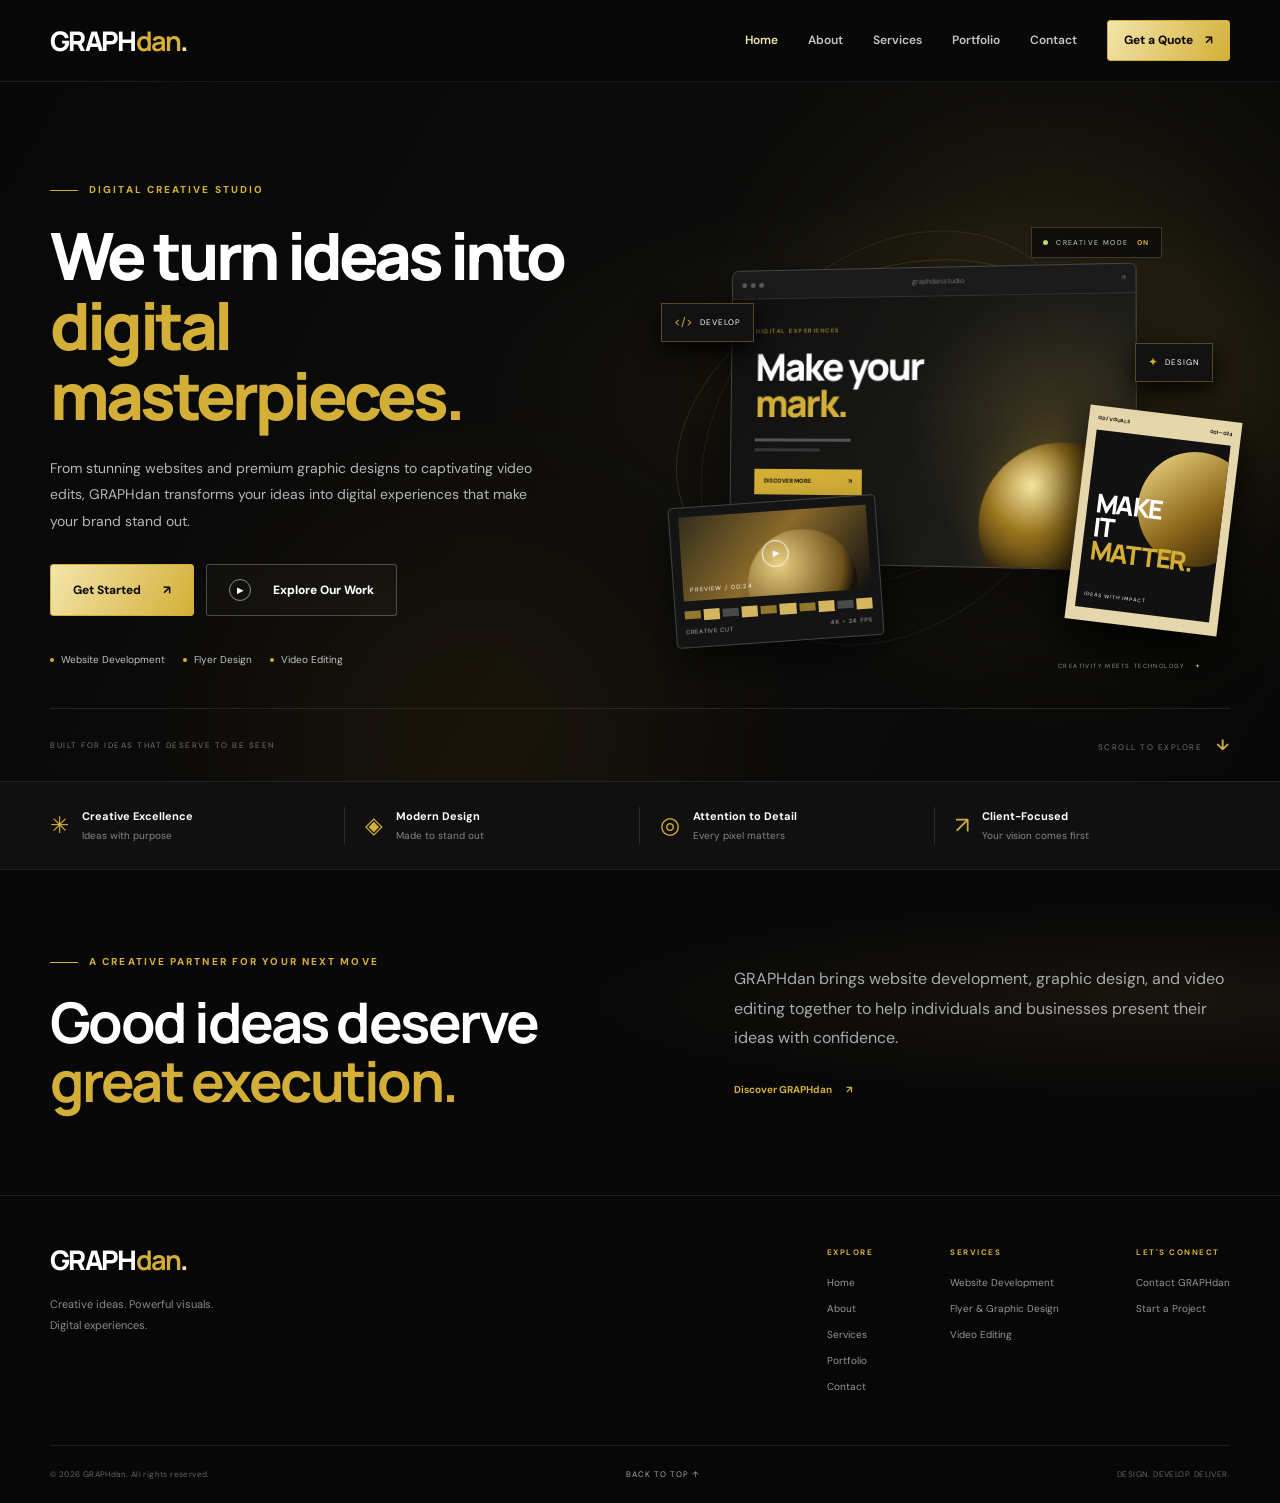
<file: index.html>
<!DOCTYPE html><html lang="en"><head><meta charset="UTF-8"><meta name="viewport" content="width=device-width, initial-scale=1.0"><meta name="description" content="GRAPHdan creates modern websites, professional graphic designs, and engaging video edits for brands and businesses."><meta name="theme-color" content="#080808"><meta property="og:title" content="GRAPHdan | Premium Digital Creative Studio"><meta property="og:description" content="GRAPHdan creates modern websites, professional graphic designs, and engaging video edits for brands and businesses."><meta property="og:type" content="website"><title>GRAPHdan | Premium Digital Creative Studio</title><link rel="icon" href="images/favicon.svg" type="image/svg+xml"><link rel="stylesheet" href="css/style.css"><script src="js/script.js" defer></script></head><body><a class="skip-link" href="#main">Skip to content</a>
<header class="site-header" id="top"><div class="container nav-wrap">
  <a class="wordmark" href="index.html" aria-label="GRAPHdan home"><span>GRAPH</span><b>dan</b><i>.</i></a>
  <button class="menu-toggle" aria-label="Open navigation menu" aria-expanded="false" aria-controls="primary-nav"><span></span><span></span><span></span></button>
  <nav class="primary-nav" id="primary-nav" aria-label="Main navigation">
        <a class="nav-link active" href="index.html" aria-current="page">Home</a>
        <a class="nav-link" href="about.html">About</a>
        <a class="nav-link" href="services.html">Services</a>
        <a class="nav-link" href="portfolio.html">Portfolio</a>
        <a class="nav-link" href="contact.html">Contact</a>
        <a class="button button-small" href="contact.html">Get a Quote <span aria-hidden="true">↗</span></a>
  </nav></div></header><main id="main"><section class="hero section-shell">
<div class="hero-glow glow-one"></div><div class="hero-glow glow-two"></div>
<div class="container hero-grid">
<div class="hero-copy reveal">
<p class="eyebrow"><span class="eyebrow-line"></span> DIGITAL CREATIVE STUDIO</p>
<h1>We turn ideas into <span>digital masterpieces.</span></h1>
<p class="hero-description">From stunning websites and premium graphic designs to captivating video edits, GRAPHdan transforms your ideas into digital experiences that make your brand stand out.</p>
<div class="hero-actions">
<a class="button" href="contact.html">Get Started <span aria-hidden="true">↗</span></a>
<a class="button button-ghost" href="portfolio.html"><span aria-hidden="true" class="play-icon">▶</span> Explore Our Work</a>
</div>
<div aria-label="Our core services" class="hero-services">
<span>Website Development</span><span>Flyer Design</span><span>Video Editing</span>
</div>
</div>
<div aria-label="Illustration of digital creative work" class="hero-art reveal">
<div class="art-orbit orbit-a"></div><div class="art-orbit orbit-b"></div>
<div class="art-label label-top"><span class="status-dot"></span> CREATIVE MODE <b>ON</b></div>
<div class="screen screen-main">
<div class="screen-top"><span class="screen-dots"><i></i><i></i><i></i></span><span>graphdan.studio</span><span>↗</span></div>
<div class="screen-content">
<div class="mini-eyebrow">DIGITAL EXPERIENCES</div>
<div class="mini-title">Make your<br/><em>mark.</em></div>
<div class="mini-line"></div><div class="mini-line short"></div>
<div class="mini-button">DISCOVER MORE <span>↗</span></div>
<div class="mini-orb"></div>
</div>
</div>
<div class="design-card">
<div class="design-card-top"><span>GD / VISUALS</span><span>001—024</span></div>
<div class="poster-art"><div class="poster-circle"></div><strong>MAKE<br/>IT <em>MATTER.</em></strong><small>IDEAS WITH IMPACT</small></div>
</div>
<div class="video-card">
<div class="video-preview"><div class="video-play">▶</div><span>PREVIEW / 00:24</span></div>
<div class="timeline"><i></i><i></i><i></i><i></i><i></i><i></i><i></i><i></i><i></i><i></i></div>
<div class="video-caption"><span>CREATIVE CUT</span><span>4K • 24 FPS</span></div>
</div>
<div class="floating-tag tag-one">✦ <span>DESIGN</span></div>
<div class="floating-tag tag-two">&lt;/&gt; <span>DEVELOP</span></div>
<div class="art-label label-bottom">CREATIVITY MEETS TECHNOLOGY <span>✦</span></div>
</div>
</div>
<div class="container hero-bottom"><span>BUILT FOR IDEAS THAT DESERVE TO BE SEEN</span><span class="scroll-note">SCROLL TO EXPLORE <b>↓</b></span></div>
</section><section class="value-strip">
<div class="container value-grid">
<div><span class="value-symbol">✳</span><span><strong>Creative Excellence</strong><small>Ideas with purpose</small></span></div>
<div><span class="value-symbol">◈</span><span><strong>Modern Design</strong><small>Made to stand out</small></span></div>
<div><span class="value-symbol">◎</span><span><strong>Attention to Detail</strong><small>Every pixel matters</small></span></div>
<div><span class="value-symbol">↗</span><span><strong>Client-Focused</strong><small>Your vision comes first</small></span></div>
</div>
</section><section class="section home-intro"><div class="container home-intro-grid"><div><p class="eyebrow"><span class="eyebrow-line"></span> A CREATIVE PARTNER FOR YOUR NEXT MOVE</p><h2>Good ideas deserve <span>great execution.</span></h2></div><div><p>GRAPHdan brings website development, graphic design, and video editing together to help individuals and businesses present their ideas with confidence.</p><a class="text-link" href="about.html">Discover GRAPHdan <span>↗</span></a></div></div></section></main><footer class="site-footer"><div class="container footer-top">
<div class="footer-brand"><a class="wordmark" href="index.html" aria-label="GRAPHdan home"><span>GRAPH</span><b>dan</b><i>.</i></a><p>Creative ideas. Powerful visuals.<br>Digital experiences.</p></div>
<div class="footer-links"><div><strong>EXPLORE</strong><a href="index.html">Home</a><a href="about.html">About</a><a href="services.html">Services</a><a href="portfolio.html">Portfolio</a><a href="contact.html">Contact</a></div><div><strong>SERVICES</strong><a href="services.html#website-development">Website Development</a><a href="services.html#graphic-design">Flyer &amp; Graphic Design</a><a href="services.html#video-editing">Video Editing</a></div><div><strong>LET'S CONNECT</strong><a href="contact.html">Contact GRAPHdan</a><a href="contact.html">Start a Project</a></div></div></div>
<div class="container footer-bottom"><span>© <span id="current-year"></span> GRAPHdan. All rights reserved.</span><a href="#top">BACK TO TOP ↑</a><span>DESIGN. DEVELOP. DELIVER.</span></div></footer></body></html>
</file>
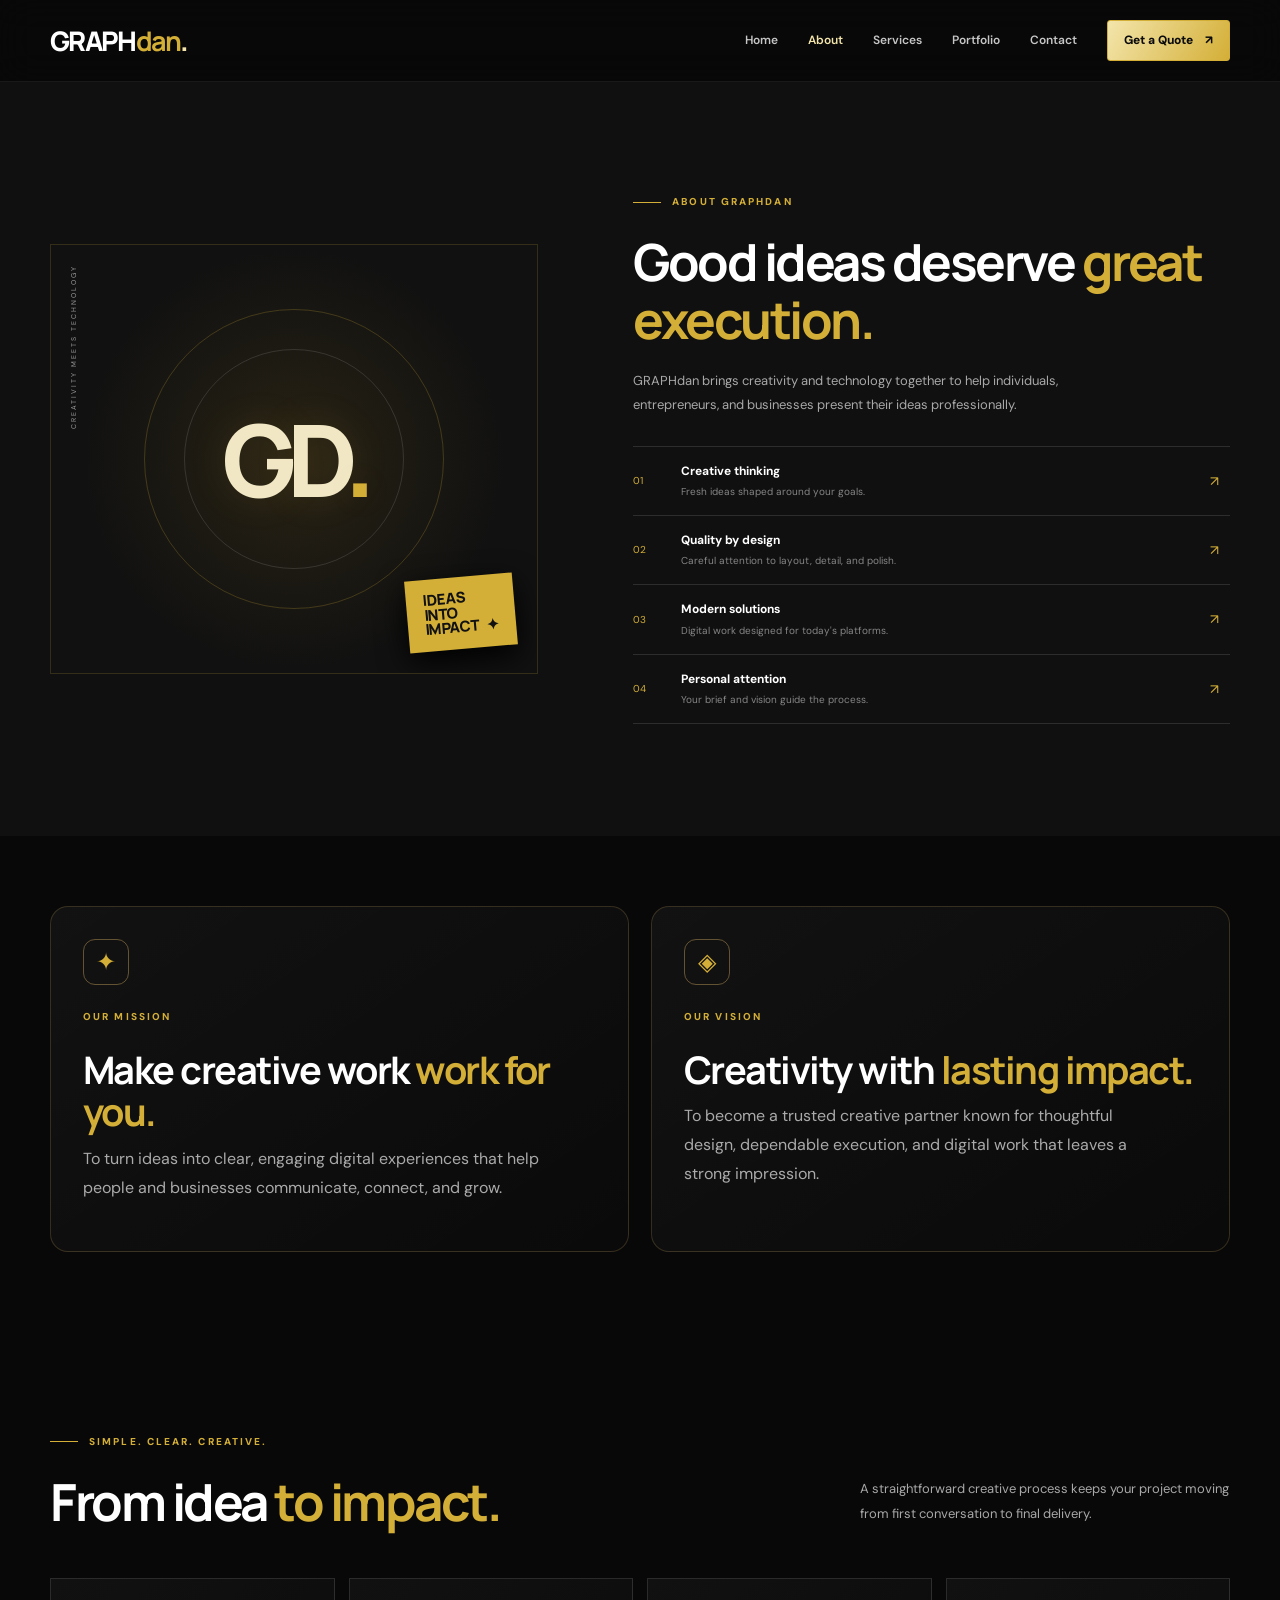
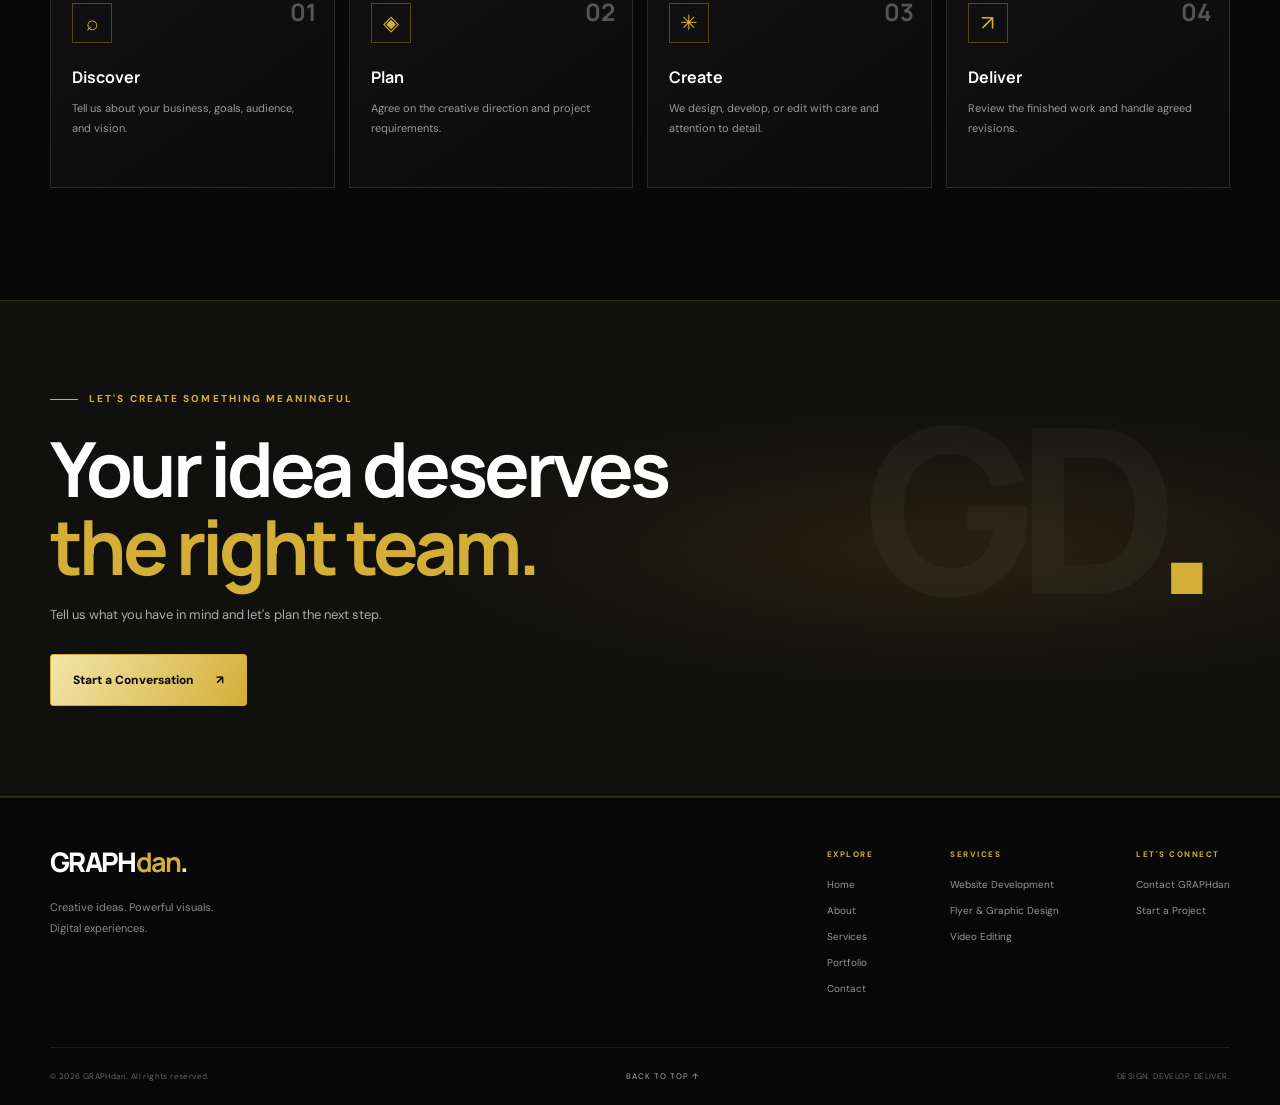
<file: about.html>
<!DOCTYPE html><html lang="en"><head><meta charset="UTF-8"><meta name="viewport" content="width=device-width, initial-scale=1.0"><meta name="description" content="Learn about GRAPHdan, our mission, vision, creative process, and commitment to high-quality digital work."><meta name="theme-color" content="#080808"><meta property="og:title" content="About GRAPHdan | Creative Thinking, Quality Execution"><meta property="og:description" content="Learn about GRAPHdan, our mission, vision, creative process, and commitment to high-quality digital work."><meta property="og:type" content="website"><title>About GRAPHdan | Creative Thinking, Quality Execution</title><link rel="icon" href="images/favicon.svg" type="image/svg+xml"><link rel="stylesheet" href="css/style.css"><link rel="stylesheet" href="css/about.css"><script src="js/script.js" defer></script></head><body><a class="skip-link" href="#main">Skip to content</a>
<header class="site-header" id="top"><div class="container nav-wrap">
  <a class="wordmark" href="index.html" aria-label="GRAPHdan home"><span>GRAPH</span><b>dan</b><i>.</i></a>
  <button class="menu-toggle" aria-label="Open navigation menu" aria-expanded="false" aria-controls="primary-nav"><span></span><span></span><span></span></button>
  <nav class="primary-nav" id="primary-nav" aria-label="Main navigation">
        <a class="nav-link" href="index.html">Home</a>
        <a class="nav-link active" href="about.html" aria-current="page">About</a>
        <a class="nav-link" href="services.html">Services</a>
        <a class="nav-link" href="portfolio.html">Portfolio</a>
        <a class="nav-link" href="contact.html">Contact</a>
        <a class="button button-small" href="contact.html">Get a Quote <span aria-hidden="true">↗</span></a>
  </nav></div></header><main id="main"><section class="why-section section" id="about-intro">
<div class="container why-grid">
<div class="why-visual reveal"><div class="why-ring ring-one"></div><div class="why-ring ring-two"></div><div class="why-monogram">GD<span>.</span></div><div class="why-side-label">CREATIVITY MEETS TECHNOLOGY</div><div class="why-stamp">IDEAS<br/>INTO<br/><em>IMPACT</em> <span>✦</span></div></div>
<div class="why-copy reveal"><p class="eyebrow"><span class="eyebrow-line"></span> ABOUT GRAPHDAN</p><h2>Good ideas deserve <span>great execution.</span></h2><p class="why-intro">GRAPHdan brings creativity and technology together to help individuals, entrepreneurs, and businesses present their ideas professionally.</p><div class="benefit-list"><div><span>01</span><p><strong>Creative thinking</strong><small>Fresh ideas shaped around your goals.</small></p><b>↗</b></div><div><span>02</span><p><strong>Quality by design</strong><small>Careful attention to layout, detail, and polish.</small></p><b>↗</b></div><div><span>03</span><p><strong>Modern solutions</strong><small>Digital work designed for today's platforms.</small></p><b>↗</b></div><div><span>04</span><p><strong>Personal attention</strong><small>Your brief and vision guide the process.</small></p><b>↗</b></div></div></div>
</div>
</section><section class="section mission-vision"><div class="container mission-grid"><article class="mission-card reveal"><span class="mission-symbol">✦</span><p class="eyebrow">OUR MISSION</p><h2>Make creative work <span>work for you.</span></h2><p>To turn ideas into clear, engaging digital experiences that help people and businesses communicate, connect, and grow.</p></article><article class="mission-card vision-card reveal"><span class="mission-symbol">◈</span><p class="eyebrow">OUR VISION</p><h2>Creativity with <span>lasting impact.</span></h2><p>To become a trusted creative partner known for thoughtful design, dependable execution, and digital work that leaves a strong impression.</p></article></div></section><section class="section process-section">
<div class="container">
<div class="section-heading reveal"><div><p class="eyebrow"><span class="eyebrow-line"></span> SIMPLE. CLEAR. CREATIVE.</p><h2>From idea <span>to impact.</span></h2></div><p>A straightforward creative process keeps your project moving from first conversation to final delivery.</p></div>
<div class="process-grid">
<article class="process-step reveal"><span class="process-number">01</span><div class="process-icon">⌕</div><h3>Discover</h3><p>Tell us about your business, goals, audience, and vision.</p></article>
<article class="process-step reveal"><span class="process-number">02</span><div class="process-icon">◈</div><h3>Plan</h3><p>Agree on the creative direction and project requirements.</p></article>
<article class="process-step reveal"><span class="process-number">03</span><div class="process-icon">✳</div><h3>Create</h3><p>We design, develop, or edit with care and attention to detail.</p></article>
<article class="process-step reveal"><span class="process-number">04</span><div class="process-icon">↗</div><h3>Deliver</h3><p>Review the finished work and handle agreed revisions.</p></article>
</div>
</div>
</section><section class="cta-section"><div class="cta-glow"></div><div class="container cta-inner reveal"><p class="eyebrow"><span class="eyebrow-line"></span> LET'S CREATE SOMETHING MEANINGFUL</p><h2>Your idea deserves<br><span>the right team.</span></h2><p>Tell us what you have in mind and let's plan the next step.</p><a class="button" href="contact.html">Start a Conversation <span>↗</span></a><div class="cta-decoration">GD<span>.</span></div></div></section></main><footer class="site-footer"><div class="container footer-top">
<div class="footer-brand"><a class="wordmark" href="index.html" aria-label="GRAPHdan home"><span>GRAPH</span><b>dan</b><i>.</i></a><p>Creative ideas. Powerful visuals.<br>Digital experiences.</p></div>
<div class="footer-links"><div><strong>EXPLORE</strong><a href="index.html">Home</a><a href="about.html">About</a><a href="services.html">Services</a><a href="portfolio.html">Portfolio</a><a href="contact.html">Contact</a></div><div><strong>SERVICES</strong><a href="services.html#website-development">Website Development</a><a href="services.html#graphic-design">Flyer &amp; Graphic Design</a><a href="services.html#video-editing">Video Editing</a></div><div><strong>LET'S CONNECT</strong><a href="contact.html">Contact GRAPHdan</a><a href="contact.html">Start a Project</a></div></div></div>
<div class="container footer-bottom"><span>© <span id="current-year"></span> GRAPHdan. All rights reserved.</span><a href="#top">BACK TO TOP ↑</a><span>DESIGN. DEVELOP. DELIVER.</span></div></footer></body></html>
</file>
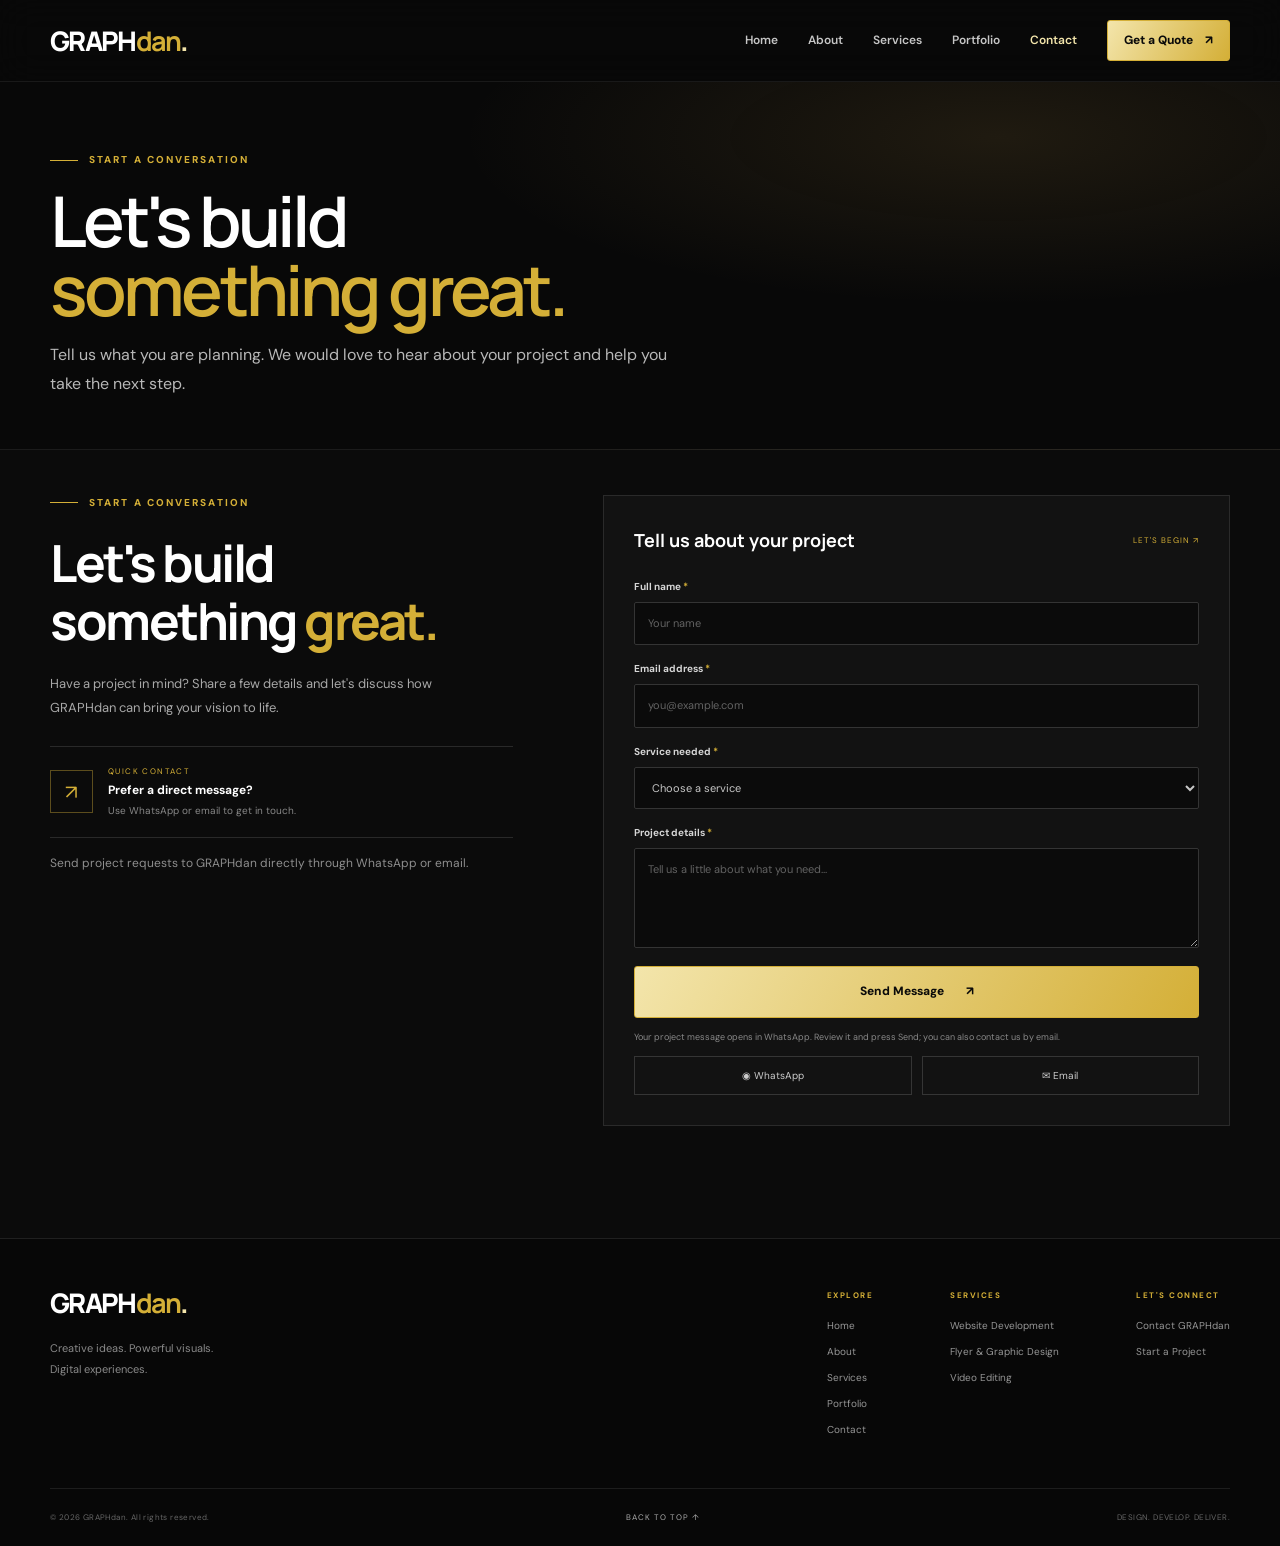
<file: contact.html>
<!DOCTYPE html><html lang="en"><head><meta charset="UTF-8"><meta name="viewport" content="width=device-width, initial-scale=1.0"><meta name="description" content="Contact GRAPHdan to discuss website development, graphic design, or video editing projects."><meta name="theme-color" content="#080808"><meta property="og:title" content="Contact GRAPHdan | Start Your Creative Project"><meta property="og:description" content="Contact GRAPHdan to discuss website development, graphic design, or video editing projects."><meta property="og:type" content="website"><title>Contact GRAPHdan | Start Your Creative Project</title><link rel="icon" href="images/favicon.svg" type="image/svg+xml"><link rel="stylesheet" href="css/style.css"><link rel="stylesheet" href="css/contact.css"><script src="js/script.js" defer></script></head><body><a class="skip-link" href="#main">Skip to content</a>
<header class="site-header" id="top"><div class="container nav-wrap">
  <a class="wordmark" href="index.html" aria-label="GRAPHdan home"><span>GRAPH</span><b>dan</b><i>.</i></a>
  <button class="menu-toggle" aria-label="Open navigation menu" aria-expanded="false" aria-controls="primary-nav"><span></span><span></span><span></span></button>
  <nav class="primary-nav" id="primary-nav" aria-label="Main navigation">
        <a class="nav-link" href="index.html">Home</a>
        <a class="nav-link" href="about.html">About</a>
        <a class="nav-link" href="services.html">Services</a>
        <a class="nav-link" href="portfolio.html">Portfolio</a>
        <a class="nav-link active" href="contact.html" aria-current="page">Contact</a>
        <a class="button button-small" href="contact.html">Get a Quote <span aria-hidden="true">↗</span></a>
  </nav></div></header><main id="main"><section class="page-intro contact-page-intro"><div class="container"><p class="eyebrow"><span class="eyebrow-line"></span> START A CONVERSATION</p><h1>Let's build<br><span>something great.</span></h1><p>Tell us what you are planning. We would love to hear about your project and help you take the next step.</p></div></section><section class="section contact-section" id="contact-details">
<div class="container contact-grid">
<div class="contact-copy reveal"><p class="eyebrow"><span class="eyebrow-line"></span> START A CONVERSATION</p><h2>Let's build<br/>something <span>great.</span></h2><p>Have a project in mind? Share a few details and let's discuss how GRAPHdan can bring your vision to life.</p><div class="contact-direct"><div class="contact-icon">↗</div><div><small>QUICK CONTACT</small><strong>Prefer a direct message?</strong><span>Use WhatsApp or email to get in touch.</span></div></div><p class="contact-config-note">Send project requests to GRAPHdan directly through WhatsApp or email.</p></div>
<div class="contact-panel reveal"><form id="project-form" novalidate="">
<div class="form-heading"><h3>Tell us about your project</h3><span>LET'S BEGIN ↗</span></div>
<div class="form-row"><label for="name">Full name <span>*</span></label><input autocomplete="name" id="name" name="name" placeholder="Your name" required="" type="text"/></div>
<div class="form-row"><label for="email">Email address <span>*</span></label><input autocomplete="email" id="email" name="email" placeholder="you@example.com" required="" type="email"/></div>
<div class="form-row"><label for="service">Service needed <span>*</span></label><select id="service" name="service" required=""><option value="">Choose a service</option><option>Website Development</option><option>Flyer &amp; Graphic Design</option><option>Video Editing</option><option>Multiple Services</option><option>Other</option></select></div>
<div class="form-row"><label for="details">Project details <span>*</span></label><textarea id="details" name="details" placeholder="Tell us a little about what you need..." required="" rows="4"></textarea></div>
<button class="button form-submit" type="submit">Send Message <span>↗</span></button>
<p aria-live="polite" class="form-message" id="form-message" role="status">Your project message opens in WhatsApp. Review it and press Send; you can also contact us by email.</p>
<div class="contact-buttons"><a class="contact-chip" href="#" id="whatsapp-link" rel="noopener noreferrer" target="_blank">◉ WhatsApp</a><a class="contact-chip" href="#" id="email-link">✉ Email</a></div>
</form></div>
</div>
</section></main><footer class="site-footer"><div class="container footer-top">
<div class="footer-brand"><a class="wordmark" href="index.html" aria-label="GRAPHdan home"><span>GRAPH</span><b>dan</b><i>.</i></a><p>Creative ideas. Powerful visuals.<br>Digital experiences.</p></div>
<div class="footer-links"><div><strong>EXPLORE</strong><a href="index.html">Home</a><a href="about.html">About</a><a href="services.html">Services</a><a href="portfolio.html">Portfolio</a><a href="contact.html">Contact</a></div><div><strong>SERVICES</strong><a href="services.html#website-development">Website Development</a><a href="services.html#graphic-design">Flyer &amp; Graphic Design</a><a href="services.html#video-editing">Video Editing</a></div><div><strong>LET'S CONNECT</strong><a href="contact.html">Contact GRAPHdan</a><a href="contact.html">Start a Project</a></div></div></div>
<div class="container footer-bottom"><span>© <span id="current-year"></span> GRAPHdan. All rights reserved.</span><a href="#top">BACK TO TOP ↑</a><span>DESIGN. DEVELOP. DELIVER.</span></div></footer></body></html>
</file>
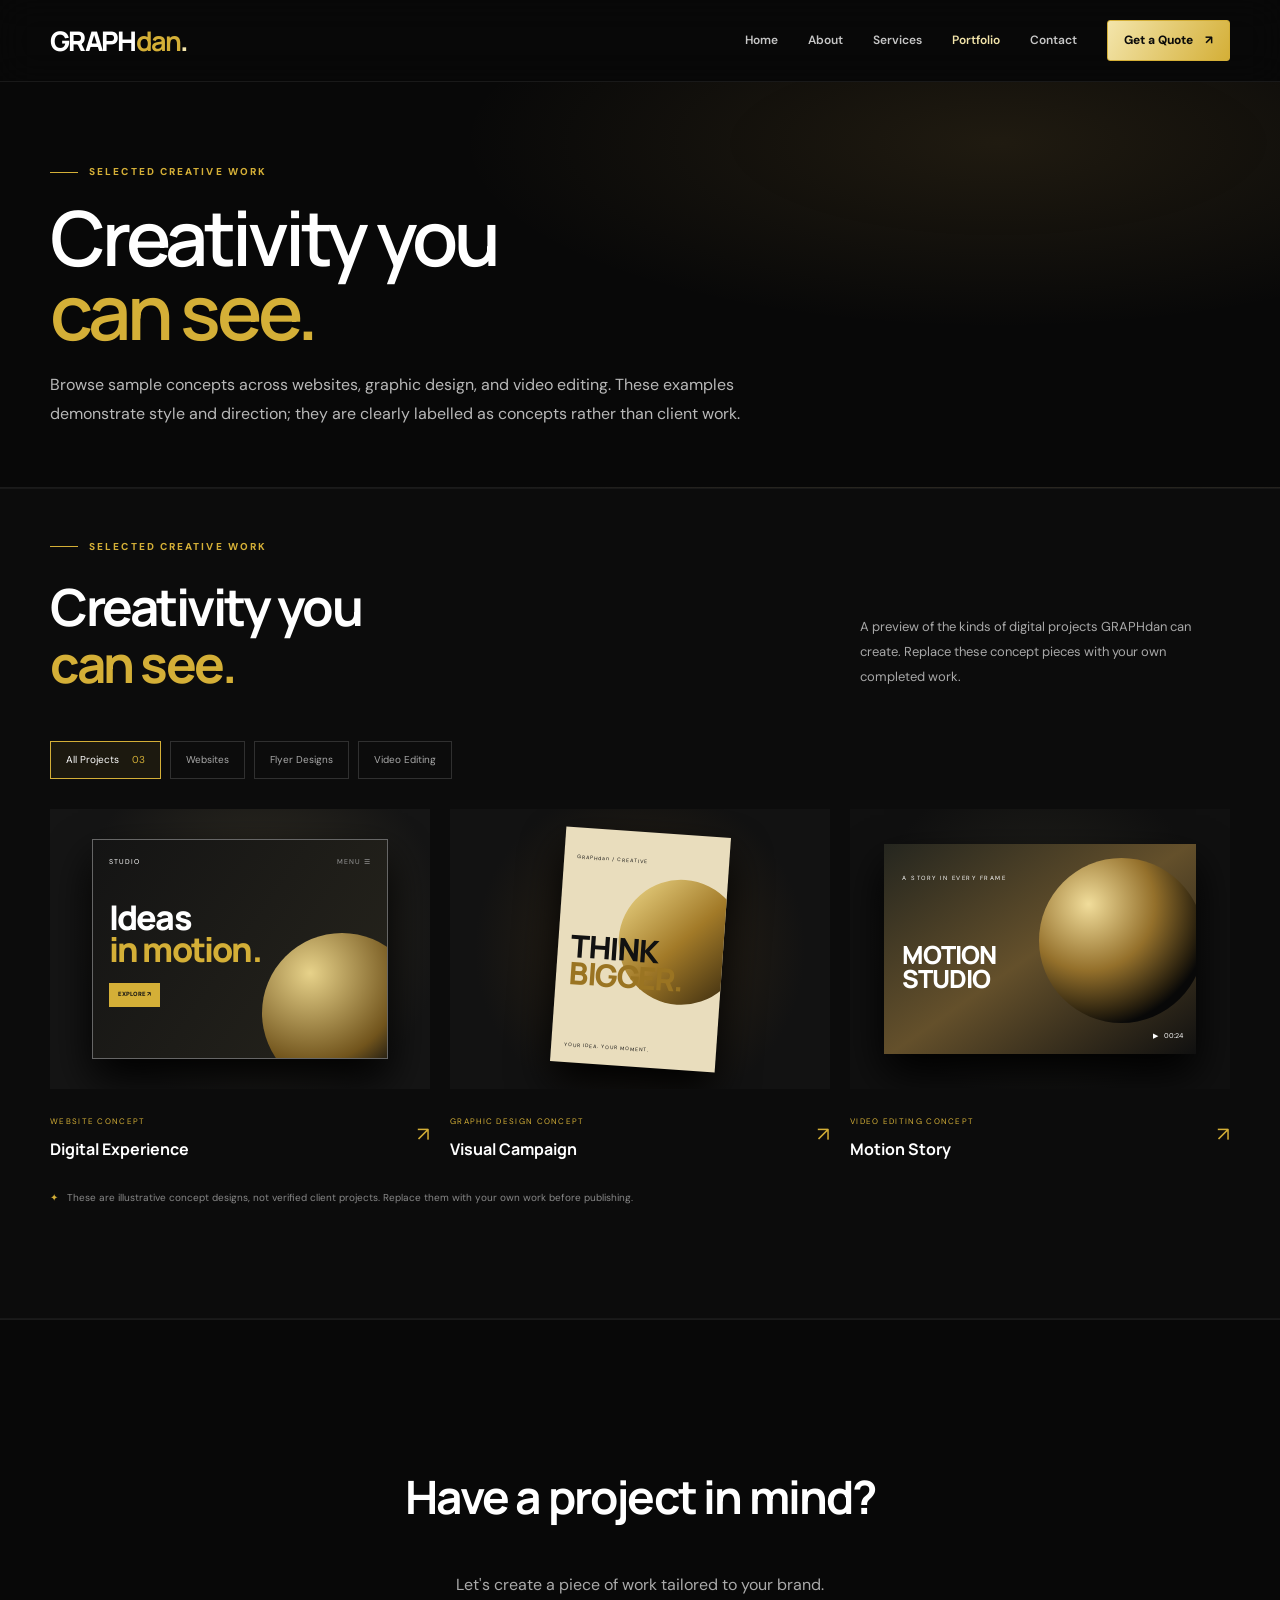
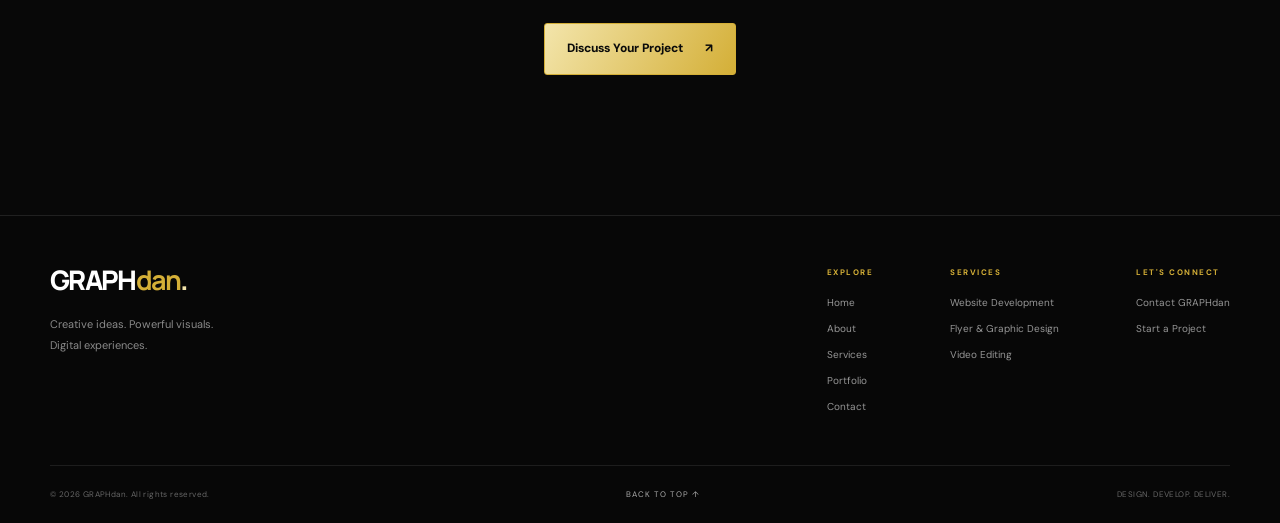
<file: portfolio.html>
<!DOCTYPE html><html lang="en"><head><meta charset="UTF-8"><meta name="viewport" content="width=device-width, initial-scale=1.0"><meta name="description" content="Explore GRAPHdan sample website concepts, graphic design concepts, and video editing concepts."><meta name="theme-color" content="#080808"><meta property="og:title" content="GRAPHdan Portfolio | Selected Creative Work"><meta property="og:description" content="Explore GRAPHdan sample website concepts, graphic design concepts, and video editing concepts."><meta property="og:type" content="website"><title>GRAPHdan Portfolio | Selected Creative Work</title><link rel="icon" href="images/favicon.svg" type="image/svg+xml"><link rel="stylesheet" href="css/style.css"><link rel="stylesheet" href="css/portfolio.css"><script src="js/script.js" defer></script></head><body><a class="skip-link" href="#main">Skip to content</a>
<header class="site-header" id="top"><div class="container nav-wrap">
  <a class="wordmark" href="index.html" aria-label="GRAPHdan home"><span>GRAPH</span><b>dan</b><i>.</i></a>
  <button class="menu-toggle" aria-label="Open navigation menu" aria-expanded="false" aria-controls="primary-nav"><span></span><span></span><span></span></button>
  <nav class="primary-nav" id="primary-nav" aria-label="Main navigation">
        <a class="nav-link" href="index.html">Home</a>
        <a class="nav-link" href="about.html">About</a>
        <a class="nav-link" href="services.html">Services</a>
        <a class="nav-link active" href="portfolio.html" aria-current="page">Portfolio</a>
        <a class="nav-link" href="contact.html">Contact</a>
        <a class="button button-small" href="contact.html">Get a Quote <span aria-hidden="true">↗</span></a>
  </nav></div></header><main id="main"><section class="page-intro"><div class="container"><p class="eyebrow"><span class="eyebrow-line"></span> SELECTED CREATIVE WORK</p><h1>Creativity you<br><span>can see.</span></h1><p>Browse sample concepts across websites, graphic design, and video editing. These examples demonstrate style and direction; they are clearly labelled as concepts rather than client work.</p></div></section><section class="section portfolio-section" id="portfolio">
<div class="container">
<div class="section-heading reveal">
<div><p class="eyebrow"><span class="eyebrow-line"></span> SELECTED CREATIVE WORK</p><h2>Creativity you<br/><span>can see.</span></h2></div>
<p>A preview of the kinds of digital projects GRAPHdan can create. Replace these concept pieces with your own completed work.</p>
</div>
<div aria-label="Filter portfolio projects" class="portfolio-toolbar reveal" role="group">
<button aria-pressed="true" class="filter-button active" data-filter="all">All Projects <span>03</span></button>
<button aria-pressed="false" class="filter-button" data-filter="web">Websites</button>
<button aria-pressed="false" class="filter-button" data-filter="design">Flyer Designs</button>
<button aria-pressed="false" class="filter-button" data-filter="video">Video Editing</button>
</div>
<div class="portfolio-grid">
<article class="portfolio-item portfolio-web reveal" data-category="web">
<button aria-label="View Digital Experience project details" class="portfolio-open" data-description="A sample website concept. Replace this card with a real project screenshot when available." data-title="Digital Experience"><div class="portfolio-image portfolio-image-web"><div class="mock-site"><div class="mock-site-nav">STUDIO <span>MENU ☰</span></div><div class="mock-site-title">Ideas<br/><em>in motion.</em></div><div class="mock-site-cta">EXPLORE ↗</div><div class="mock-site-circle"></div></div></div><span class="portfolio-zoom">↗</span></button>
<div class="portfolio-meta"><div><span>WEBSITE CONCEPT</span><h3>Digital Experience</h3></div><span class="portfolio-arrow">↗</span></div>
</article>
<article class="portfolio-item portfolio-design reveal" data-category="design">
<button aria-label="View Visual Campaign project details" class="portfolio-open" data-description="A sample graphic design concept, not a claimed client project." data-title="Visual Campaign"><div class="portfolio-image portfolio-image-design"><div class="mock-poster"><small>GRAPHdan / CREATIVE</small><div class="poster-sun"></div><strong>THINK<br/><em>BIGGER.</em></strong><span>YOUR IDEA. YOUR MOMENT.</span></div></div><span class="portfolio-zoom">↗</span></button>
<div class="portfolio-meta"><div><span>GRAPHIC DESIGN CONCEPT</span><h3>Visual Campaign</h3></div><span class="portfolio-arrow">↗</span></div>
</article>
<article class="portfolio-item portfolio-video reveal" data-category="video">
<button aria-label="View Motion Story project details" class="portfolio-open" data-description="A sample video-editing visual. Add a real video link or thumbnail for your own work." data-title="Motion Story"><div class="portfolio-image portfolio-image-video"><div class="motion-frame"><div class="motion-sphere"></div><span class="motion-kicker">A STORY IN EVERY FRAME</span><strong>MOTION<br/>STUDIO</strong><span class="motion-duration">▶   00:24</span></div></div><span class="portfolio-zoom">↗</span></button>
<div class="portfolio-meta"><div><span>VIDEO EDITING CONCEPT</span><h3>Motion Story</h3></div><span class="portfolio-arrow">↗</span></div>
</article>
</div>
<p class="portfolio-note"><span>✦</span> These are illustrative concept designs, not verified client projects. Replace them with your own work before publishing.</p>
</div>
</section><section class="portfolio-end section"><div class="container portfolio-end-inner"><h2>Have a project in mind?</h2><p>Let's create a piece of work tailored to your brand.</p><a class="button" href="contact.html">Discuss Your Project <span>↗</span></a></div></section></main><footer class="site-footer"><div class="container footer-top">
<div class="footer-brand"><a class="wordmark" href="index.html" aria-label="GRAPHdan home"><span>GRAPH</span><b>dan</b><i>.</i></a><p>Creative ideas. Powerful visuals.<br>Digital experiences.</p></div>
<div class="footer-links"><div><strong>EXPLORE</strong><a href="index.html">Home</a><a href="about.html">About</a><a href="services.html">Services</a><a href="portfolio.html">Portfolio</a><a href="contact.html">Contact</a></div><div><strong>SERVICES</strong><a href="services.html#website-development">Website Development</a><a href="services.html#graphic-design">Flyer &amp; Graphic Design</a><a href="services.html#video-editing">Video Editing</a></div><div><strong>LET'S CONNECT</strong><a href="contact.html">Contact GRAPHdan</a><a href="contact.html">Start a Project</a></div></div></div>
<div class="container footer-bottom"><span>© <span id="current-year"></span> GRAPHdan. All rights reserved.</span><a href="#top">BACK TO TOP ↑</a><span>DESIGN. DEVELOP. DELIVER.</span></div></footer><dialog aria-labelledby="dialog-title" class="project-dialog" id="project-dialog">
<button aria-label="Close project details" class="dialog-close">×</button>
<p class="eyebrow"><span class="eyebrow-line"></span> PROJECT PREVIEW</p>
<h2 id="dialog-title">Project title</h2><p id="dialog-description"></p><a class="button dialog-contact" href="contact.html">Discuss a similar project <span>↗</span></a>
</dialog></body></html>
</file>
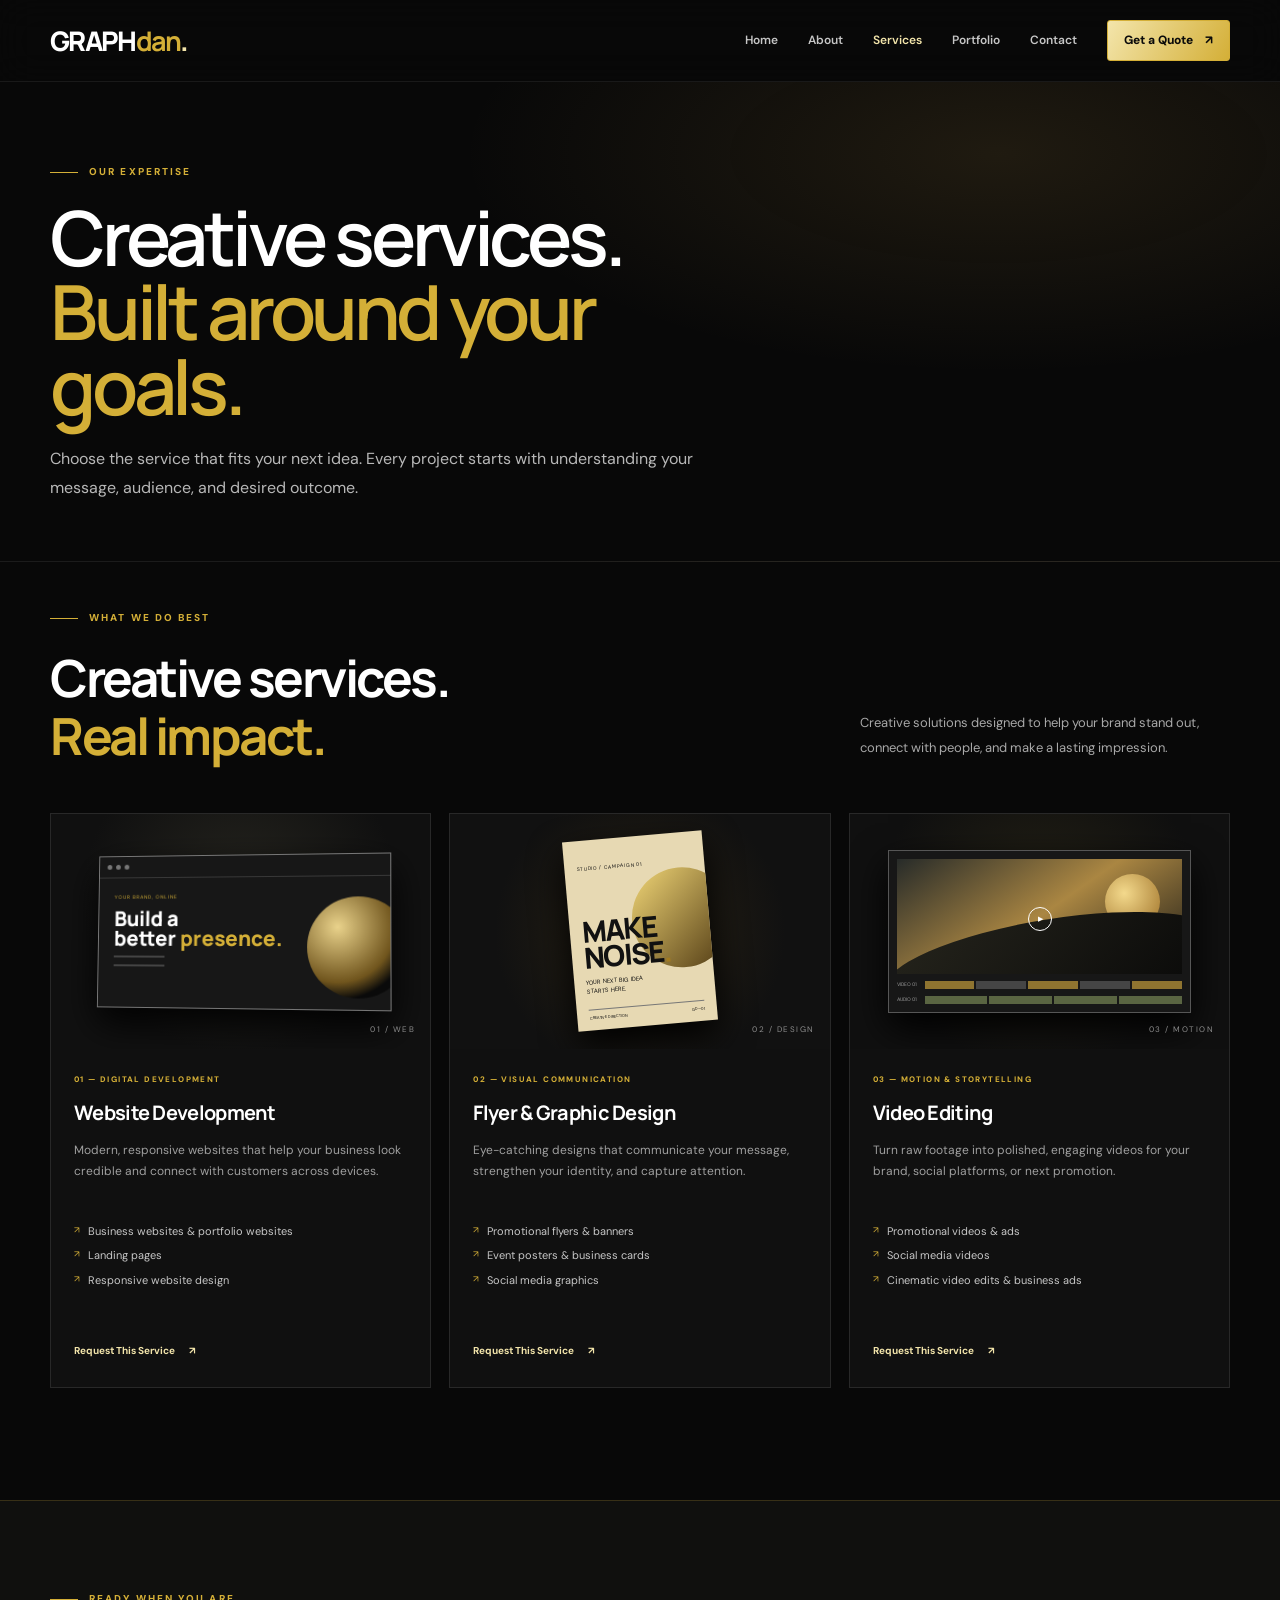
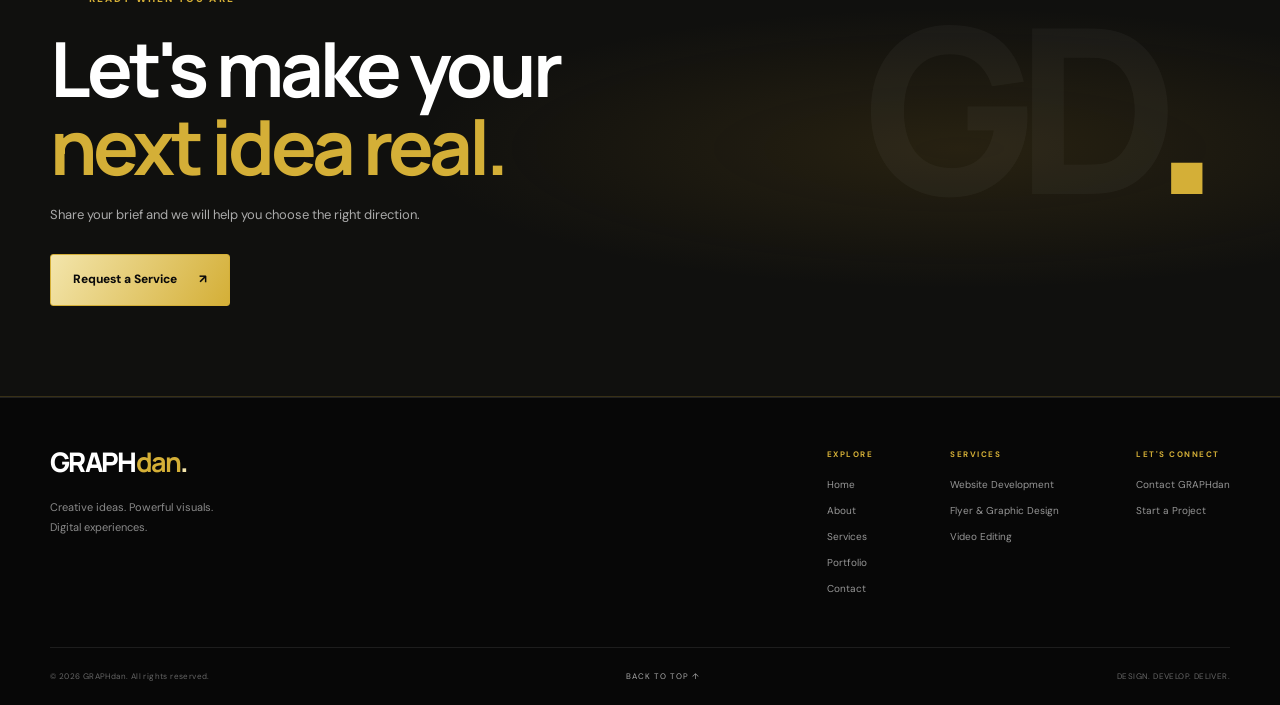
<file: services.html>
<!DOCTYPE html>
<html lang="en"><head><meta charset="utf-8"/><meta content="width=device-width, initial-scale=1.0" name="viewport"/><meta content="Explore GRAPHdan website development, flyer and graphic design, and video editing services." name="description"/><meta content="#080808" name="theme-color"/><meta content="GRAPHdan Services | Websites, Graphic Design &amp; Video Editing" property="og:title"/><meta content="Explore GRAPHdan website development, flyer and graphic design, and video editing services." property="og:description"/><meta content="website" property="og:type"/><title>GRAPHdan Services | Websites, Graphic Design &amp; Video Editing</title><link href="images/favicon.svg" rel="icon" type="image/svg+xml"/><link href="css/style.css" rel="stylesheet"/><link href="css/services.css" rel="stylesheet"/><script defer="" src="js/script.js"></script></head><body><a class="skip-link" href="#main">Skip to content</a>
<header class="site-header" id="top"><div class="container nav-wrap">
<a aria-label="GRAPHdan home" class="wordmark" href="index.html"><span>GRAPH</span><b>dan</b><i>.</i></a>
<button aria-controls="primary-nav" aria-expanded="false" aria-label="Open navigation menu" class="menu-toggle"><span></span><span></span><span></span></button>
<nav aria-label="Main navigation" class="primary-nav" id="primary-nav">
<a class="nav-link" href="index.html">Home</a>
<a class="nav-link" href="about.html">About</a>
<a aria-current="page" class="nav-link active" href="services.html">Services</a>
<a class="nav-link" href="portfolio.html">Portfolio</a>
<a class="nav-link" href="contact.html">Contact</a>
<a class="button button-small" href="contact.html">Get a Quote <span aria-hidden="true">↗</span></a>
</nav></div></header><main id="main"><section class="page-intro"><div class="container"><p class="eyebrow"><span class="eyebrow-line"></span> OUR EXPERTISE</p><h1>Creative services.<br/><span>Built around your goals.</span></h1><p>Choose the service that fits your next idea. Every project starts with understanding your message, audience, and desired outcome.</p></div></section><section class="section section-services" id="services">
<div class="container">
<div class="section-heading reveal">
<div><p class="eyebrow"><span class="eyebrow-line"></span> WHAT WE DO BEST</p><h2>Creative services.<br><span>Real impact.</span></br></h2></div>
<p>Creative solutions designed to help your brand stand out, connect with people, and make a lasting impression.</p>
</div>
<div class="service-grid">
<article class="service-card reveal" id="website-development">
<div class="service-visual website-visual"><div class="visual-browser"><div class="browser-bar"><i></i><i></i><i></i></div><div class="browser-body"><div class="browser-copy"><small>YOUR BRAND, ONLINE</small><b>Build a<br/>better <em>presence.</em></b><span></span><span></span></div><div class="browser-shape"></div></div></div><span class="visual-index">01 / WEB</span></div>
<div class="service-content"><p class="service-number">01 — DIGITAL DEVELOPMENT</p><h3>Website Development</h3><p>Modern, responsive websites that help your business look credible and connect with customers across devices.</p><ul><li>Business websites &amp; portfolio websites</li><li>Landing pages</li><li>Responsive website design</li></ul><a class="text-link" data-service="Website Development" href="contact.html?service=Website%20Development">Request This Service <span>↗</span></a></div>
</article>
<article class="service-card reveal" id="graphic-design">
<div class="service-visual flyer-visual"><div class="flyer-sheet"><small>STUDIO / CAMPAIGN 01</small><div class="flyer-shape"></div><strong>MAKE<br/>NOISE<span>.</span></strong><p>YOUR NEXT BIG IDEA<br/>STARTS HERE.</p><div class="flyer-foot"><span>CREATIVE DIRECTION</span><span>GD—01</span></div></div><span class="visual-index">02 / DESIGN</span></div>
<div class="service-content"><p class="service-number">02 — VISUAL COMMUNICATION</p><h3>Flyer &amp; Graphic Design</h3><p>Eye-catching designs that communicate your message, strengthen your identity, and capture attention.</p><ul><li>Promotional flyers &amp; banners</li><li>Event posters &amp; business cards</li><li>Social media graphics</li></ul><a class="text-link" data-service="Flyer &amp; Graphic Design" href="contact.html?service=Flyer%20%26%20Graphic%20Design">Request This Service <span>↗</span></a></div>
</article>
<article class="service-card reveal" id="video-editing">
<div class="service-visual video-visual"><div class="editing-window"><div class="editing-preview"><div class="preview-sun"></div><div class="preview-hills"></div><div class="preview-play">▶</div></div><div class="editing-track"><span>VIDEO 01</span><div><i></i><i></i><i></i><i></i><i></i></div></div><div class="editing-track second"><span>AUDIO 01</span><div><i></i><i></i><i></i><i></i></div></div></div><span class="visual-index">03 / MOTION</span></div>
<div class="service-content"><p class="service-number">03 — MOTION &amp; STORYTELLING</p><h3>Video Editing</h3><p>Turn raw footage into polished, engaging videos for your brand, social platforms, or next promotion.</p><ul><li>Promotional videos &amp; ads</li><li>Social media videos</li><li>Cinematic video edits &amp; business ads</li></ul><a class="text-link" data-service="Video Editing" href="contact.html?service=Video%20Editing">Request This Service <span>↗</span></a></div>
</article>
</div>
</div>
</section><section class="cta-section"><div class="cta-glow"></div><div class="container cta-inner reveal"><p class="eyebrow"><span class="eyebrow-line"></span> READY WHEN YOU ARE</p><h2>Let's make your<br/><span>next idea real.</span></h2><p>Share your brief and we will help you choose the right direction.</p><a class="button" href="contact.html">Request a Service <span>↗</span></a><div class="cta-decoration">GD<span>.</span></div></div></section></main><footer class="site-footer"><div class="container footer-top">
<div class="footer-brand"><a aria-label="GRAPHdan home" class="wordmark" href="index.html"><span>GRAPH</span><b>dan</b><i>.</i></a><p>Creative ideas. Powerful visuals.<br/>Digital experiences.</p></div>
<div class="footer-links"><div><strong>EXPLORE</strong><a href="index.html">Home</a><a href="about.html">About</a><a href="services.html">Services</a><a href="portfolio.html">Portfolio</a><a href="contact.html">Contact</a></div><div><strong>SERVICES</strong><a href="services.html#website-development">Website Development</a><a href="services.html#graphic-design">Flyer &amp; Graphic Design</a><a href="services.html#video-editing">Video Editing</a></div><div><strong>LET'S CONNECT</strong><a href="contact.html">Contact GRAPHdan</a><a href="contact.html">Start a Project</a></div></div></div>
<div class="container footer-bottom"><span>© <span id="current-year"></span> GRAPHdan. All rights reserved.</span><a href="#top">BACK TO TOP ↑</a><span>DESIGN. DEVELOP. DELIVER.</span></div></footer></body></html>
</file>
<file: css/style.css>
@import url('https://fonts.googleapis.com/css2?family=DM+Sans:wght@400;500;600;700&family=Manrope:wght@400;500;600;700;800&display=swap');

:root {
  --black: #080808;
  --panel: #111111;
  --panel-2: #171717;
  --gold: #d4af37;
  --gold-light: #f3e5ab;
  --white: #ffffff;
  --muted: #a8a8a8;
  --line: rgba(255,255,255,.12);
  --font-body: 'DM Sans', Arial, sans-serif;
  --font-heading: 'Manrope', Arial, sans-serif;
  --container: 1180px;
}
* { box-sizing: border-box; }
html { scroll-behavior: smooth; scroll-padding-top: 90px; }
body { margin: 0; background: var(--black); color: var(--white); font-family: var(--font-body); line-height: 1.6; -webkit-font-smoothing: antialiased; }
body.menu-open { overflow: hidden; }
a { color: inherit; text-decoration: none; }
button, input, select, textarea { font: inherit; }
button, a { -webkit-tap-highlight-color: transparent; }
button { color: inherit; }
img { max-width: 100%; display: block; }
::selection { color: #080808; background: var(--gold-light); }
.container { width: min(var(--container), calc(100% - 48px)); margin-inline: auto; }
.skip-link { position: absolute; top: -50px; left: 20px; z-index: 1000; background: var(--gold); color: #080808; padding: 10px 15px; }
.skip-link:focus { top: 10px; }
.site-header { height: 82px; position: sticky; top: 0; z-index: 100; background: rgba(8,8,8,.88); backdrop-filter: blur(18px); border-bottom: 1px solid rgba(255,255,255,.07); }
.nav-wrap { height: 100%; display: flex; align-items: center; justify-content: space-between; }
.wordmark { display: inline-flex; align-items: baseline; font-family: var(--font-heading); font-size: 27px; font-weight: 800; letter-spacing: -1.7px; line-height: 1; }
.wordmark span { color: var(--white); }.wordmark b { color: var(--gold); }.wordmark i { color: var(--gold-light); font-style: normal; }
.primary-nav { display: flex; align-items: center; gap: 30px; }
.nav-link { color: #c6c6c6; font-size: 12px; font-weight: 600; transition: color .2s ease; }
.nav-link:hover, .nav-link.active { color: var(--gold-light); }
.button { display: inline-flex; align-items: center; justify-content: center; gap: 22px; min-height: 52px; padding: 0 22px; border: 1px solid var(--gold); border-radius: 3px; color: #0a0a0a; background: linear-gradient(120deg, var(--gold-light), var(--gold)); font-size: 12px; font-weight: 800; transition: transform .25s ease, box-shadow .25s ease, background .25s ease; cursor: pointer; }
.button:hover { transform: translateY(-2px); box-shadow: 0 10px 32px rgba(212,175,55,.18); }
.button-small { min-height: 41px; padding: 0 16px; gap: 12px; }
.button-ghost { color: var(--white); background: rgba(255,255,255,.025); border-color: rgba(255,255,255,.24); }
.button-ghost:hover { border-color: var(--gold); background: rgba(212,175,55,.06); }
.menu-toggle { display: none; }
.section-shell { position: relative; overflow: hidden; }
.hero { min-height: 690px; padding: 88px 0 24px; background: radial-gradient(ellipse at 75% 44%, rgba(133,102,28,.12), transparent 36%), linear-gradient(120deg,#080808 0%,#0c0c0b 52%,#080808 100%); }
.hero-grid { position: relative; z-index: 1; display: grid; grid-template-columns: 1.02fr 1fr; align-items: center; gap: 30px; min-height: 510px; }
.hero-copy { padding: 12px 0 28px; }
.eyebrow { display: flex; align-items: center; gap: 11px; color: var(--gold); font-size: 10px; font-weight: 800; letter-spacing: 2.1px; margin: 0 0 23px; }
.eyebrow-line { display: inline-block; width: 28px; height: 1px; background: var(--gold); }
h1, h2, h3, p { margin-top: 0; }
h1, h2, h3 { font-family: var(--font-heading); }
h1 { max-width: 640px; font-size: clamp(42px,5.1vw,70px); line-height: 1.07; letter-spacing: -3.8px; margin: 0 0 24px; font-weight: 800; }
h1 span, h2 span { color: var(--gold); }
.hero-description { max-width: 500px; color: #b6b6b6; font-size: 14px; line-height: 1.9; margin-bottom: 30px; }
.hero-actions { display: flex; flex-wrap: wrap; gap: 12px; }
.play-icon { display: inline-grid; place-items: center; width: 22px; height: 22px; border: 1px solid rgba(255,255,255,.5); border-radius: 50%; font-size: 8px; }
.hero-services { display: flex; flex-wrap: wrap; gap: 18px; margin-top: 36px; color: #c4c4c4; font-size: 10px; }
.hero-services span { display: flex; align-items: center; gap: 7px; }
.hero-services span::before { content: ''; width: 4px; height: 4px; background: var(--gold); border-radius: 50%; }
.hero-art { position: relative; min-height: 480px; isolation: isolate; }
.hero-glow { position: absolute; width: 440px; height: 440px; border-radius: 50%; filter: blur(95px); opacity: .12; pointer-events: none; }
.glow-one { top: 10%; right: 0; background: #d4af37; }.glow-two { bottom: -25%; left: 20%; background: #a06e16; opacity: .08; }
.art-orbit { position: absolute; border: 1px solid rgba(212,175,55,.17); border-radius: 50%; transform: rotate(-24deg); }
.orbit-a { width: 440px; height: 300px; top: 80px; left: 5px; }.orbit-b { width: 350px; height: 450px; top: 20px; left: 60px; transform: rotate(38deg); border-color: rgba(255,255,255,.08); }
.screen { position: absolute; border: 1px solid rgba(255,255,255,.22); border-radius: 7px; background: #121212; box-shadow: 0 30px 70px rgba(0,0,0,.6); overflow: hidden; }
.screen-main { width: 72%; height: 300px; top: 73px; left: 11%; transform: perspective(1000px) rotateY(-8deg) rotateX(2deg); z-index: 2; }
.screen-top { height: 29px; display: flex; align-items: center; justify-content: space-between; gap: 12px; padding: 0 10px; background: #1a1a1a; border-bottom: 1px solid #303030; color: #777; font-size: 7px; }
.screen-dots { display: flex; gap: 4px; }.screen-dots i { width: 5px; height: 5px; border-radius: 50%; background: #5a5a5a; }
.screen-content { height: calc(100% - 29px); position: relative; overflow: hidden; padding: 29px 25px; background: radial-gradient(circle at 80% 50%,rgba(212,175,55,.19),transparent 40%),linear-gradient(120deg,#101010,#20201d); }
.mini-eyebrow { color: var(--gold); font-size: 6px; letter-spacing: 1.5px; }
.mini-title { position: relative; z-index: 1; margin-top: 12px; font-family: var(--font-heading); font-weight: 800; font-size: clamp(28px,3vw,43px); line-height: .97; letter-spacing: -2px; }
.mini-title em { color: var(--gold); font-style: normal; }
.mini-line { width: 100px; height: 3px; background: #555; margin-top: 18px; }.mini-line.short { width: 68px; margin-top: 7px; background: #353535; }
.mini-button { position: relative; z-index: 2; margin-top: 18px; padding: 8px 10px; display: flex; justify-content: space-between; width: 112px; color: #111; background: var(--gold); font-size: 6px; font-weight: 800; }
.mini-orb { position: absolute; right: -12px; bottom: -42px; width: 165px; height: 165px; border-radius: 50%; background: radial-gradient(circle at 32% 26%,#f5e5a0,#9c761f 28%,#30250c 63%,#090909 72%); box-shadow: inset -20px -18px 35px #050505,0 0 35px rgba(212,175,55,.17); }
.design-card { position: absolute; width: 153px; height: 215px; top: 220px; right: 0; z-index: 4; padding: 9px; background: #e5d6ac; color: #111; box-shadow: 0 20px 45px #000; transform: rotate(7deg); }
.design-card-top { display: flex; justify-content: space-between; font-size: 5px; font-weight: 800; }
.poster-art { height: 178px; position: relative; margin-top: 7px; padding: 16px 8px; overflow: hidden; background: #111; color: white; }
.poster-circle { position: absolute; width: 115px; height: 115px; border-radius: 50%; top: 10px; right: -30px; background: linear-gradient(140deg,#f6df8e,#8b6519 55%,#211808); }
.poster-art strong { position: relative; display: block; margin-top: 45px; font: 800 26px/.92 var(--font-heading); letter-spacing: -1.4px; }.poster-art em { color: var(--gold); font-style: normal; }.poster-art small { position: absolute; bottom: 9px; left: 8px; font-size: 5px; letter-spacing: 1px; }
.video-card { position: absolute; z-index: 5; bottom: 32px; left: 2%; width: 208px; padding: 9px; background: rgba(20,20,20,.96); border: 1px solid rgba(255,255,255,.2); border-radius: 5px; box-shadow: 0 18px 38px rgba(0,0,0,.6); transform: rotate(-4deg); }
.video-preview { position: relative; height: 84px; display: flex; align-items: center; justify-content: center; overflow: hidden; background: linear-gradient(130deg,#332e1d,#8b6a2a 47%,#101010); }
.video-preview::before { content: ''; position: absolute; width: 110px; height: 110px; border-radius: 50%; right: 13px; top: 20px; background: radial-gradient(circle at 30% 30%,#e8cf80,#6e511b 58%,#17120a 70%); }
.video-play { position: relative; z-index: 1; display: grid; place-items: center; width: 27px; height: 27px; border: 1px solid #fff; border-radius: 50%; font-size: 9px; padding-left: 2px; }
.video-preview span { position: absolute; left: 7px; bottom: 5px; font-size: 6px; letter-spacing: 1px; }
.timeline { display: flex; gap: 3px; height: 14px; align-items: center; margin-top: 7px; }.timeline i { display: block; height: 8px; flex: 1; background: #92772f; }.timeline i:nth-child(3n) { background: #494949; }.timeline i:nth-child(2n) { height: 11px; background: #d3b65e; }
.video-caption { display: flex; justify-content: space-between; margin-top: 6px; color: #b8b8b8; font-size: 6px; letter-spacing: .7px; }
.art-label { position: absolute; z-index: 6; color: #d2d2d2; font-size: 7px; letter-spacing: 1.4px; }.label-top { top: 34px; right: 12%; padding: 9px 11px; border: 1px solid rgba(255,255,255,.18); background: rgba(10,10,10,.75); }.label-top b { color: var(--gold); margin-left: 5px; }.status-dot { display: inline-block; width: 5px; height: 5px; background: #b9db6e; border-radius: 50%; margin-right: 5px; }.label-bottom { right: 5%; bottom: 2px; color: #8d8d8d; font-size: 6px; }.label-bottom span { color: var(--gold); margin-left: 7px; }
.floating-tag { position: absolute; z-index: 7; display: flex; gap: 7px; align-items: center; padding: 9px 12px; border: 1px solid rgba(212,175,55,.35); background: #121212; color: var(--gold); box-shadow: 0 8px 24px #000; font-size: 12px; }.floating-tag span { color: white; font-size: 8px; letter-spacing: 1px; }.tag-one { right: 3%; top: 150px; }.tag-two { left: 0; top: 110px; }
.hero-bottom { display: flex; justify-content: space-between; align-items: center; padding-top: 24px; margin-top: 12px; border-top: 1px solid rgba(255,255,255,.1); color: #737373; font-size: 8px; letter-spacing: 1.5px; }.scroll-note b { color: var(--gold); font-size: 15px; margin-left: 10px; }
.value-strip { background: #101010; border-block: 1px solid rgba(255,255,255,.07); }
.value-grid { display: grid; grid-template-columns: repeat(4,1fr); padding-block: 25px; }
.value-grid > div { display: flex; align-items: center; gap: 13px; padding: 0 20px; border-right: 1px solid var(--line); }.value-grid > div:first-child { padding-left: 0; }.value-grid > div:last-child { border: 0; }
.value-symbol { color: var(--gold); font-size: 23px; }.value-grid strong,.value-grid small { display: block; }.value-grid strong { font-size: 11px; font-weight: 700; }.value-grid small { color: #858585; font-size: 10px; margin-top: 2px; }
.section { padding: 112px 0; }
.section-heading { display: flex; justify-content: space-between; align-items: end; gap: 40px; margin-bottom: 48px; }
.section-heading h2, .why-copy h2, .contact-copy h2 { font-size: clamp(36px,4vw,54px); line-height: 1.13; letter-spacing: -2.5px; margin: 0; }
.section-heading > p { max-width: 370px; color: var(--muted); font-size: 13px; line-height: 1.9; margin: 0 0 4px; }
.service-grid { display: grid; grid-template-columns: repeat(3,1fr); gap: 18px; }
.service-card { border: 1px solid rgba(255,255,255,.1); background: #101010; transition: transform .3s ease,border-color .3s ease; }.service-card:hover { transform: translateY(-5px); border-color: rgba(212,175,55,.45); }
.service-visual { height: 235px; position: relative; overflow: hidden; display: grid; place-items: center; background: radial-gradient(circle at 50% 35%,#25241e,#101010 65%); }
.visual-index { position: absolute; right: 15px; bottom: 13px; color: #8d8d8d; font-size: 8px; letter-spacing: 1.5px; }
.visual-browser { width: 78%; height: 155px; border: 1px solid #777; background: #171717; box-shadow: 0 15px 35px #000; transform: perspective(800px) rotateY(-8deg) rotateX(3deg); }.browser-bar { display: flex; gap: 4px; padding: 8px; border-bottom: 1px solid #383838; }.browser-bar i { width: 5px; height: 5px; border-radius: 50%; background: #777; }.browser-body { display: flex; justify-content: space-between; padding: 16px; position: relative; overflow: hidden; height: 125px; }.browser-copy { z-index: 1; display: flex; flex-direction: column; }.browser-copy small { color: var(--gold); font-size: 5px; letter-spacing: 1px; }.browser-copy b { font: 800 21px/.95 var(--font-heading); margin-top: 8px; }.browser-copy em { color: var(--gold); font-style: normal; }.browser-copy span { width: 53px; height: 2px; margin-top: 7px; background: #444; }.browser-shape { width: 100px; height: 100px; border-radius: 50%; background: radial-gradient(circle at 30% 30%,#e9d28b,#70551d 55%,#0a0a0a 72%); margin: 4px -35px 0 0; }
.flyer-visual { background: radial-gradient(circle at 50% 50%,#292214,#111 65%); }.flyer-sheet { width: 140px; height: 190px; padding: 12px; background: #e7d9b3; color: #111; transform: rotate(-5deg); box-shadow: 0 15px 35px #000; position: relative; overflow: hidden; }.flyer-sheet > small { font-size: 5px; letter-spacing: .7px; }.flyer-shape { position: absolute; top: 35px; right: -23px; width: 100px; height: 100px; border-radius: 50%; background: linear-gradient(135deg,#f2d777,#4b3510); }.flyer-sheet strong { display: block; position: relative; margin-top: 40px; font: 800 29px/.9 var(--font-heading); letter-spacing: -1.7px; }.flyer-sheet strong span { color: #a27b21; }.flyer-sheet p { font-size: 6px; line-height: 1.5; margin-top: 8px; }.flyer-foot { position: absolute; bottom: 9px; left: 12px; right: 12px; padding-top: 5px; border-top: 1px solid #777; display: flex; justify-content: space-between; font-size: 4px; }
.video-visual { background: radial-gradient(circle at 50% 40%,#242115,#101010 68%); }.editing-window { width: 80%; border: 1px solid #565656; background: #171717; padding: 8px; box-shadow: 0 15px 35px #000; }.editing-preview { height: 115px; position: relative; overflow: hidden; background: linear-gradient(145deg,#272b29,#aa8642 50%,#1c1b17); }.preview-sun { position: absolute; right: 22px; top: 15px; width: 55px; height: 55px; border-radius: 50%; background: radial-gradient(circle at 35% 35%,#f3d98c,#9e7027); }.preview-hills { position: absolute; bottom: -35px; left: -15px; width: 120%; height: 90px; border-radius: 50% 50% 0 0; background: linear-gradient(140deg,#25241c,#080808); transform: rotate(-9deg); }.preview-play { position: absolute; z-index: 1; top: 42%; left: 46%; display: grid; place-items: center; border: 1px solid white; border-radius: 50%; width: 24px; height: 24px; font-size: 7px; padding-left: 2px; }.editing-track { display: flex; align-items: center; gap: 8px; margin-top: 7px; color: #9b9b9b; font-size: 5px; }.editing-track > div { display: flex; flex: 1; gap: 2px; }.editing-track i { height: 8px; flex: 1; background: #8f7430; }.editing-track i:nth-child(2n) { background: #454545; }.editing-track.second i { background: #5a6542; }
.service-content { padding: 24px 23px 26px; }.service-number { color: var(--gold); font-size: 8px; font-weight: 800; letter-spacing: 1.4px; margin-bottom: 11px; }.service-content h3 { font-size: 20px; letter-spacing: -.7px; margin-bottom: 11px; }.service-content > p:not(.service-number) { color: #9f9f9f; font-size: 12px; line-height: 1.8; min-height: 66px; }.service-content ul { padding: 0; margin: 17px 0 22px; list-style: none; }.service-content li { position: relative; padding-left: 14px; margin: 7px 0; color: #c7c7c7; font-size: 11px; }.service-content li::before { content: '↗'; position: absolute; left: 0; color: var(--gold); font-size: 9px; }.text-link { display: inline-flex; gap: 14px; align-items: center; color: var(--gold-light); font-size: 10px; font-weight: 700; }.text-link span { transition: transform .2s ease; }.text-link:hover span { transform: translate(3px,-3px); }
.portfolio-section { background: #0c0c0c; border-block: 1px solid rgba(255,255,255,.05); }.portfolio-toolbar { display: flex; flex-wrap: wrap; gap: 9px; margin-bottom: 30px; }.filter-button { border: 1px solid rgba(255,255,255,.15); background: transparent; padding: 10px 15px; color: #a8a8a8; font-size: 10px; cursor: pointer; transition: .2s ease; }.filter-button span { margin-left: 10px; color: var(--gold); }.filter-button:hover,.filter-button.active { border-color: var(--gold); background: rgba(212,175,55,.08); color: var(--white); }
.portfolio-grid { display: grid; grid-template-columns: repeat(3,1fr); gap: 20px; }.portfolio-item { min-width: 0; }.portfolio-item[hidden] { display: none; }.portfolio-open { position: relative; display: block; width: 100%; padding: 0; border: 0; background: none; text-align: left; cursor: pointer; overflow: hidden; }.portfolio-image { height: 280px; display: grid; place-items: center; overflow: hidden; transition: transform .4s ease; }.portfolio-open:hover .portfolio-image { transform: scale(1.025); }.portfolio-image-web { background: radial-gradient(circle at 55% 42%,#343025,#151515 70%); }.mock-site { position: relative; width: 78%; height: 220px; padding: 16px; border: 1px solid #666; background: linear-gradient(125deg,#141414,#26241c); box-shadow: 0 20px 40px #000; overflow: hidden; }.mock-site-nav { display: flex; justify-content: space-between; font-size: 7px; letter-spacing: 1px; }.mock-site-nav span { color: #999; }.mock-site-title { position: relative; z-index: 1; margin-top: 35px; font: 800 34px/.92 var(--font-heading); letter-spacing: -1.8px; }.mock-site-title em { color: var(--gold); font-style: normal; }.mock-site-cta { display: inline-block; margin-top: 18px; padding: 7px 9px; background: var(--gold); color: #111; font-size: 6px; font-weight: 800; }.mock-site-circle { position: absolute; width: 160px; height: 160px; border-radius: 50%; right: -35px; bottom: -35px; background: radial-gradient(circle at 30% 25%,#e7d28a,#71541c 55%,#111 75%); }
.portfolio-image-design { background: radial-gradient(circle at 50% 50%,#302617,#121212 70%); }.mock-poster { width: 165px; height: 235px; padding: 13px; background: #e9ddbd; color: #111; position: relative; overflow: hidden; box-shadow: 0 20px 40px #000; transform: rotate(4deg); }.mock-poster small { font-size: 5px; letter-spacing: 1px; }.poster-sun { position: absolute; top: 45px; right: -20px; width: 125px; height: 125px; border-radius: 50%; background: linear-gradient(135deg,#f1dc8c,#a27a28 50%,#2d210c); }.mock-poster strong { display: block; position: relative; margin-top: 66px; font: 800 31px/.9 var(--font-heading); letter-spacing: -1.5px; }.mock-poster em { color: #9a7422; font-style: normal; }.mock-poster > span { position: absolute; bottom: 13px; left: 13px; font-size: 5px; letter-spacing: 1px; }
.portfolio-image-video { background: radial-gradient(circle at 50% 45%,#25241e,#101010 70%); }.motion-frame { width: 82%; height: 210px; position: relative; padding: 18px; overflow: hidden; background: linear-gradient(145deg,#25261f,#64502b 50%,#101010); box-shadow: 0 20px 40px #000; }.motion-sphere { position: absolute; right: -8px; top: 14px; width: 165px; height: 165px; border-radius: 50%; background: radial-gradient(circle at 30% 28%,#f1dd9b,#94702b 40%,#29200e 67%,#080808 75%); }.motion-kicker { position: relative; z-index: 1; font-size: 6px; letter-spacing: 1.5px; }.motion-frame strong { position: relative; z-index: 1; display: block; margin-top: 55px; font: 800 25px/.95 var(--font-heading); letter-spacing: -1px; }.motion-duration { position: absolute; bottom: 13px; right: 13px; font-size: 7px; }
.portfolio-zoom { position: absolute; top: 13px; right: 13px; display: grid; place-items: center; width: 31px; height: 31px; color: #111; background: var(--gold-light); border-radius: 50%; opacity: 0; transform: translateY(5px); transition: .2s ease; }.portfolio-open:hover .portfolio-zoom,.portfolio-open:focus-visible .portfolio-zoom { opacity: 1; transform: none; }
.portfolio-meta { display: flex; align-items: center; justify-content: space-between; padding-top: 17px; }.portfolio-meta > div > span { color: var(--gold); font-size: 8px; letter-spacing: 1.3px; }.portfolio-meta h3 { font-size: 16px; margin: 5px 0 0; }.portfolio-arrow { color: var(--gold); font-size: 20px; }.portfolio-note { margin: 28px 0 0; color: #888; font-size: 10px; }.portfolio-note span { color: var(--gold); margin-right: 6px; }
.why-section { background: #101010; }.why-grid { display: grid; grid-template-columns: .9fr 1.1fr; align-items: center; gap: 95px; }.why-visual { position: relative; min-height: 430px; display: grid; place-items: center; overflow: hidden; background: radial-gradient(circle at center,#292314,#111 65%); border: 1px solid rgba(212,175,55,.18); }.why-ring { position: absolute; border: 1px solid rgba(212,175,55,.23); border-radius: 50%; }.ring-one { width: 300px; height: 300px; }.ring-two { width: 220px; height: 220px; border-color: rgba(255,255,255,.12); }.why-monogram { font: 800 100px/.9 var(--font-heading); letter-spacing: -9px; color: #f1e7c4; text-shadow: 0 0 40px rgba(212,175,55,.12); }.why-monogram span,.cta-decoration span { color: var(--gold); }.why-side-label { position: absolute; left: 17px; top: 20px; writing-mode: vertical-rl; transform: rotate(180deg); color: #999; font-size: 7px; letter-spacing: 2px; }.why-stamp { position: absolute; bottom: 24px; right: 22px; padding: 14px 17px; background: var(--gold); color: #111; font: 800 15px/.98 var(--font-heading); letter-spacing: -.4px; transform: rotate(-5deg); box-shadow: 0 10px 30px #000; }.why-stamp em { font-style: normal; }.why-stamp span { margin-left: 5px; }
.why-copy h2 { margin-bottom: 20px; }.why-intro { color: #a8a8a8; font-size: 13px; line-height: 1.9; max-width: 490px; margin-bottom: 28px; }.benefit-list { border-top: 1px solid var(--line); }.benefit-list > div { display: grid; grid-template-columns: 35px 1fr 20px; align-items: center; gap: 13px; padding: 15px 0; border-bottom: 1px solid var(--line); }.benefit-list > div > span { color: var(--gold); font-size: 10px; }.benefit-list p { margin: 0; }.benefit-list strong,.benefit-list small { display: block; }.benefit-list strong { font-size: 12px; }.benefit-list small { color: #858585; font-size: 10px; margin-top: 3px; }.benefit-list b { color: var(--gold); font-size: 14px; font-weight: 400; }
.process-section { background: #080808; }.process-grid { display: grid; grid-template-columns: repeat(4,1fr); gap: 14px; }.process-step { position: relative; min-height: 210px; padding: 24px 21px; border: 1px solid var(--line); background: linear-gradient(145deg,#111,#0b0b0b); }.process-number { position: absolute; right: 17px; top: 16px; color: #555; font: 700 24px var(--font-heading); }.process-icon { display: grid; place-items: center; width: 40px; height: 40px; border: 1px solid rgba(212,175,55,.35); color: var(--gold); font-size: 21px; margin-bottom: 22px; }.process-step h3 { font-size: 16px; margin-bottom: 8px; }.process-step p { color: #999; font-size: 11px; line-height: 1.8; margin: 0; }
.cta-section { position: relative; overflow: hidden; padding: 90px 0; border-block: 1px solid rgba(212,175,55,.2); background: radial-gradient(ellipse at 75% 50%,rgba(155,119,32,.17),transparent 40%),#10100e; }.cta-inner { position: relative; z-index: 1; }.cta-inner h2 { max-width: 700px; font-size: clamp(42px,6vw,76px); line-height: 1.02; letter-spacing: -4px; margin: 0 0 20px; }.cta-inner > p:not(.eyebrow) { color: #aaa; font-size: 13px; margin-bottom: 28px; }.cta-decoration { position: absolute; right: 2%; top: 0; color: rgba(255,255,255,.035); font: 800 clamp(100px,18vw,230px)/1 var(--font-heading); letter-spacing: -18px; pointer-events: none; }
.contact-section { background: #0b0b0b; }.contact-grid { display: grid; grid-template-columns: .85fr 1.15fr; gap: 90px; align-items: start; }.contact-copy h2 { margin-bottom: 22px; }.contact-copy > p:not(.eyebrow):not(.contact-config-note) { max-width: 400px; color: #a8a8a8; font-size: 13px; line-height: 1.9; }.contact-direct { display: flex; align-items: center; gap: 15px; padding: 18px 0; margin-top: 25px; border-top: 1px solid var(--line); border-bottom: 1px solid var(--line); }.contact-icon { display: grid; place-items: center; width: 43px; height: 43px; border: 1px solid rgba(212,175,55,.4); color: var(--gold); font-size: 20px; }.contact-direct small,.contact-direct strong,.contact-direct span { display: block; }.contact-direct small { color: var(--gold); font-size: 8px; letter-spacing: 1.4px; }.contact-direct strong { margin: 3px 0; font-size: 12px; }.contact-direct span { color: #888; font-size: 10px; }.contact-config-note { margin-top: 16px; color: #747474; font-size: 10px; line-height: 1.7; }.contact-config-note code { color: var(--gold-light); }
.contact-panel { padding: 30px; background: #121212; border: 1px solid rgba(255,255,255,.1); }.form-heading { display: flex; justify-content: space-between; align-items: center; gap: 15px; margin-bottom: 24px; }.form-heading h3 { font-size: 18px; margin: 0; }.form-heading > span { color: var(--gold); font-size: 8px; letter-spacing: 1px; white-space: nowrap; }.form-row { margin-bottom: 16px; }.form-row label { display: block; margin-bottom: 7px; color: #d6d6d6; font-size: 10px; font-weight: 700; }.form-row label span { color: var(--gold); }.form-row input,.form-row select,.form-row textarea { display: block; width: 100%; border: 1px solid #343434; border-radius: 2px; background: #0b0b0b; color: white; padding: 12px 13px; outline: none; font-size: 11px; transition: border-color .2s ease; }.form-row input::placeholder,.form-row textarea::placeholder { color: #626262; }.form-row select { color: #c7c7c7; }.form-row input:focus,.form-row select:focus,.form-row textarea:focus { border-color: var(--gold); }.form-row textarea { resize: vertical; min-height: 100px; }.form-submit { width: 100%; margin-top: 2px; }.form-message { color: #888; font-size: 9px; line-height: 1.6; margin: 12px 0; }.form-message.success { color: #c9e7a0; }.form-message.error { color: #f1a2a2; }.contact-buttons { display: flex; gap: 10px; }.contact-chip { flex: 1; display: flex; justify-content: center; align-items: center; gap: 8px; min-height: 39px; border: 1px solid #353535; color: #ccc; font-size: 10px; transition: .2s ease; }.contact-chip:hover { border-color: var(--gold); color: var(--gold-light); }
.site-footer { background: #070707; border-top: 1px solid rgba(255,255,255,.1); }.footer-top { display: flex; justify-content: space-between; gap: 40px; padding-block: 50px; }.footer-brand p { color: #8a8a8a; font-size: 11px; line-height: 1.9; margin: 17px 0 0; }.footer-links { display: grid; grid-template-columns: repeat(3,auto); gap: clamp(30px,6vw,85px); }.footer-links > div { display: flex; flex-direction: column; align-items: flex-start; gap: 10px; }.footer-links strong { color: var(--gold); font-size: 8px; letter-spacing: 1.5px; margin-bottom: 6px; }.footer-links a { color: #969696; font-size: 10px; transition: color .2s ease; }.footer-links a:hover { color: var(--gold-light); }.footer-bottom { display: flex; align-items: center; justify-content: space-between; gap: 15px; min-height: 58px; border-top: 1px solid rgba(255,255,255,.09); color: #666; font-size: 8px; letter-spacing: .4px; }.footer-bottom a { color: #aaa; font-size: 8px; letter-spacing: 1px; }.footer-bottom a:hover { color: var(--gold); }
.project-dialog { width: min(520px,calc(100% - 32px)); padding: 38px; color: white; background: #121212; border: 1px solid rgba(212,175,55,.45); box-shadow: 0 25px 90px #000; }.project-dialog::backdrop { background: rgba(0,0,0,.78); backdrop-filter: blur(5px); }.dialog-close { position: absolute; top: 10px; right: 13px; border: 0; background: none; color: #bbb; font-size: 28px; cursor: pointer; }.project-dialog h2 { font-size: 30px; letter-spacing: -1px; }.project-dialog > p:not(.eyebrow) { color: #aaa; font-size: 13px; line-height: 1.8; }.dialog-contact { margin-top: 8px; }
.reveal { opacity: 0; transform: translateY(18px); transition: opacity .65s ease, transform .65s ease; }.reveal.is-visible { opacity: 1; transform: none; }
@media (max-width: 1050px) {
  .primary-nav { gap: 18px; }.hero-grid { grid-template-columns: 1fr 1fr; gap: 10px; }.hero-art { transform: scale(.94); transform-origin: center right; margin-left: -15px; }.why-grid { gap: 48px; }.contact-grid { gap: 45px; }.service-content { padding-inline: 18px; }
}
@media (max-width: 800px) {
  .container { width: min(var(--container),calc(100% - 36px)); }.site-header { height: 72px; }.menu-toggle { display: flex; flex-direction: column; justify-content: center; gap: 5px; width: 42px; height: 42px; padding: 9px; background: transparent; border: 1px solid #333; cursor: pointer; }.menu-toggle span { height: 1px; width: 100%; background: white; transition: transform .2s ease,opacity .2s ease; }.menu-toggle[aria-expanded="true"] span:first-child { transform: translateY(6px) rotate(45deg); }.menu-toggle[aria-expanded="true"] span:nth-child(2) { opacity: 0; }.menu-toggle[aria-expanded="true"] span:last-child { transform: translateY(-6px) rotate(-45deg); }
  .primary-nav { position: fixed; top: 72px; right: 0; bottom: 0; width: min(330px,85vw); padding: 32px 26px; background: #0c0c0c; border-left: 1px solid #292929; display: flex; align-items: stretch; flex-direction: column; gap: 0; transform: translateX(105%); transition: transform .3s ease; box-shadow: -25px 0 55px rgba(0,0,0,.4); }.primary-nav.is-open { transform: translateX(0); }.primary-nav .nav-link { padding: 16px 0; border-bottom: 1px solid #242424; font-size: 14px; }.primary-nav .button { margin-top: 24px; }
  .hero { padding-top: 65px; }.hero-grid { grid-template-columns: 1fr; }.hero-copy { padding-bottom: 0; }.hero-copy h1 { max-width: 680px; }.hero-art { width: min(560px,100%); margin: 0 auto; transform: none; min-height: 430px; }.hero-bottom { margin-top: 0; }.value-grid { grid-template-columns: repeat(2,1fr); row-gap: 20px; }.value-grid > div { padding: 0 12px; }.value-grid > div:nth-child(2) { border-right: 0; }.value-grid > div:nth-child(3) { padding-left: 0; }.section { padding: 82px 0; }.section-heading { align-items: start; flex-direction: column; gap: 18px; margin-bottom: 34px; }.section-heading > p { max-width: 520px; }.service-grid { grid-template-columns: 1fr; gap: 16px; }.service-card { display: grid; grid-template-columns: .9fr 1.1fr; }.service-visual { height: 100%; min-height: 300px; }.service-content > p:not(.service-number) { min-height: 0; }.portfolio-grid { grid-template-columns: repeat(2,1fr); }.portfolio-item:last-child { grid-column: span 2; }.portfolio-item:last-child .portfolio-image { height: 300px; }.why-grid { grid-template-columns: 1fr; gap: 40px; }.why-visual { min-height: 350px; }.why-copy { max-width: 650px; }.process-grid { grid-template-columns: repeat(2,1fr); }.contact-grid { grid-template-columns: 1fr; gap: 40px; }.contact-copy { max-width: 620px; }.footer-top { flex-direction: column; }.footer-links { justify-content: start; }
}
@media (max-width: 540px) {
  .container { width: calc(100% - 32px); }.wordmark { font-size: 25px; }.hero { padding-top: 50px; }.eyebrow { font-size: 9px; letter-spacing: 1.5px; margin-bottom: 17px; }.hero-copy h1 { font-size: clamp(41px,12vw,58px); letter-spacing: -2.8px; }.hero-description { font-size: 13px; }.hero-actions { flex-direction: column; align-items: stretch; }.hero-actions .button { width: 100%; }.hero-services { gap: 10px 15px; font-size: 9px; margin-top: 25px; }.hero-art { min-height: 340px; margin-top: 20px; transform: scale(.92); transform-origin: top center; width: 108%; margin-left: -4%; margin-bottom: -15px; }.screen-main { height: 245px; top: 55px; left: 9%; width: 75%; }.screen-content { padding: 22px 17px; }.mini-title { font-size: 32px; }.mini-orb { width: 130px; height: 130px; }.design-card { width: 120px; height: 176px; top: 180px; right: 0; }.poster-art { height: 141px; }.poster-art strong { font-size: 21px; margin-top: 34px; }.poster-circle { width: 90px; height: 90px; }.video-card { width: 165px; bottom: 25px; left: 0; }.video-preview { height: 65px; }.tag-one { right: 0; top: 125px; }.tag-two { left: -1%; top: 82px; }.label-top { right: 5%; top: 20px; }.label-bottom { right: 0; font-size: 5px; }.hero-bottom { font-size: 6px; letter-spacing: .8px; }.scroll-note { white-space: nowrap; }.value-grid { padding-block: 22px; gap: 18px 5px; }.value-grid > div { padding: 0 6px; gap: 8px; }.value-grid strong { font-size: 10px; }.value-grid small { font-size: 9px; }.value-symbol { font-size: 19px; }.section { padding: 70px 0; }.section-heading h2,.why-copy h2,.contact-copy h2 { font-size: 39px; letter-spacing: -1.8px; }.service-card { display: block; }.service-visual { min-height: 230px; height: 230px; }.service-content { padding: 22px 20px 25px; }.service-content h3 { font-size: 19px; }.portfolio-toolbar { gap: 7px; }.filter-button { padding: 9px 10px; font-size: 9px; }.portfolio-grid { grid-template-columns: 1fr; gap: 28px; }.portfolio-item:last-child { grid-column: auto; }.portfolio-image,.portfolio-item:last-child .portfolio-image { height: 280px; }.why-visual { min-height: 300px; }.ring-one { width: 245px; height: 245px; }.ring-two { width: 180px; height: 180px; }.why-monogram { font-size: 80px; }.why-stamp { right: 12px; bottom: 17px; font-size: 12px; }.process-grid { gap: 10px; }.process-step { min-height: 190px; padding: 17px 13px; }.process-number { right: 10px; top: 10px; font-size: 20px; }.process-icon { margin-bottom: 17px; width: 34px; height: 34px; }.process-step h3 { font-size: 14px; }.process-step p { font-size: 10px; }.cta-section { padding: 70px 0; }.cta-inner h2 { font-size: 48px; letter-spacing: -2.8px; }.cta-decoration { top: 20px; right: -2%; font-size: 100px; letter-spacing: -10px; }.contact-panel { padding: 22px 17px; }.form-heading { align-items: start; flex-direction: column; gap: 6px; }.form-heading h3 { font-size: 17px; }.footer-links { grid-template-columns: repeat(2,1fr); gap: 28px; }.footer-bottom { padding-block: 16px; flex-wrap: wrap; }.footer-bottom > span:last-child { display: none; }.project-dialog { padding: 30px 22px; }
}
@media (prefers-reduced-motion: reduce) {
  *,*::before,*::after { scroll-behavior: auto !important; animation-duration: .01ms !important; animation-iteration-count: 1 !important; transition-duration: .01ms !important; }
  .reveal { opacity: 1; transform: none; }
}

/* Multi-page GRAPHdan homepage intro */
.home-intro{padding:84px 0;background:radial-gradient(ellipse at 90% 40%,rgba(201,164,92,.08),transparent 35%)}.home-intro-grid{display:grid;grid-template-columns:1fr .8fr;gap:65px;align-items:center}.home-intro h2{font-size:clamp(34px,4.5vw,56px);line-height:1.05;letter-spacing:-.045em;margin:12px 0 0}.home-intro h2 span{color:var(--gold,#c9a45c)}.home-intro-grid>div:last-child p{color:#aaa;line-height:1.85;margin:0 0 22px}.home-intro .text-link{color:var(--gold,#c9a45c)}
@media(max-width:700px){.home-intro{padding:60px 0}.home-intro-grid{grid-template-columns:1fr;gap:24px}}
</file>
<file: css/about.css>
/* About page additions; shared luxury styling lives in style.css */
.page-intro{padding:88px 0 52px;background:radial-gradient(ellipse at 78% 15%,rgba(202,160,76,.12),transparent 38%),#080808;border-bottom:1px solid rgba(255,255,255,.08)}
.page-intro .eyebrow{margin-bottom:20px}.page-intro h1{font-size:clamp(42px,6vw,76px);line-height:.98;letter-spacing:-.055em;margin:0 0 22px;font-weight:600}.page-intro h1 span,.mission-card h2 span{color:var(--gold,#c9a45c)}.page-intro p:not(.eyebrow){max-width:690px;color:#b8b8b8;line-height:1.8}
.mission-vision{padding:70px 0}.mission-grid{display:grid;grid-template-columns:repeat(2,minmax(0,1fr));gap:22px}.mission-card{padding:32px;border:1px solid rgba(201,164,92,.22);background:linear-gradient(145deg,rgba(255,255,255,.045),rgba(255,255,255,.012));border-radius:18px}.mission-symbol{display:grid;place-items:center;width:46px;height:46px;border:1px solid rgba(201,164,92,.45);border-radius:12px;color:var(--gold,#c9a45c);font-size:24px;margin-bottom:24px}.mission-card h2{font-size:clamp(25px,3vw,38px);letter-spacing:-.04em;line-height:1.12;margin:12px 0}.mission-card>p:last-child{color:#aaa;line-height:1.8;max-width:480px}
@media(max-width:700px){.page-intro{padding:64px 0 38px}.mission-grid{grid-template-columns:1fr}.mission-card{padding:24px}}
</file>
<file: css/contact.css>
/* Contact page additions */
.page-intro{padding:70px 0 34px;background:radial-gradient(ellipse at 78% 15%,rgba(202,160,76,.12),transparent 38%),#080808;border-bottom:1px solid rgba(255,255,255,.08)}.page-intro .eyebrow{margin-bottom:18px}.page-intro h1{font-size:clamp(42px,6vw,70px);line-height:.98;letter-spacing:-.055em;margin:0 0 18px;font-weight:600}.page-intro h1 span{color:var(--gold,#c9a45c)}.page-intro p:not(.eyebrow){max-width:650px;color:#b8b8b8;line-height:1.8}.contact-section{padding-top:45px}.contact-config-note{font-size:12px;color:#8e8e8e;line-height:1.6}.form-message.error{color:#ff9a9a}.form-message.success{color:#bfe8c7}.contact-chip[aria-disabled="true"]{opacity:.55;cursor:not-allowed}
@media(max-width:700px){.page-intro{padding:54px 0 28px}}
</file>
<file: css/portfolio.css>
/* Portfolio page additions */
.page-intro{padding:82px 0 42px;background:radial-gradient(ellipse at 78% 15%,rgba(202,160,76,.12),transparent 38%),#080808;border-bottom:1px solid rgba(255,255,255,.08)}.page-intro .eyebrow{margin-bottom:20px}.page-intro h1{font-size:clamp(42px,6vw,76px);line-height:.98;letter-spacing:-.055em;margin:0 0 22px;font-weight:600}.page-intro h1 span{color:var(--gold,#c9a45c)}.page-intro p:not(.eyebrow){max-width:700px;color:#b8b8b8;line-height:1.8}.portfolio-section{padding-top:50px}.portfolio-end{border-top:1px solid rgba(255,255,255,.08)}.portfolio-end-inner{text-align:center;padding:28px 0}.portfolio-end h2{font-size:clamp(30px,4vw,46px);letter-spacing:-.04em}.portfolio-end p{color:#aaa;margin:14px 0 25px}.portfolio-item[hidden]{display:none!important}
@media(max-width:700px){.page-intro{padding:60px 0 34px}}
</file>
<file: css/services.css>
/* Services page additions */
.page-intro{padding:82px 0 42px;background:radial-gradient(ellipse at 78% 15%,rgba(202,160,76,.12),transparent 38%),#080808;border-bottom:1px solid rgba(255,255,255,.08)}.page-intro .eyebrow{margin-bottom:20px}.page-intro h1{font-size:clamp(42px,6vw,76px);line-height:.98;letter-spacing:-.055em;margin:0 0 22px;font-weight:600}.page-intro h1 span{color:var(--gold,#c9a45c)}.page-intro p:not(.eyebrow){max-width:690px;color:#b8b8b8;line-height:1.8}.section-services{padding-top:48px}.service-card[id]{scroll-margin-top:110px}.service-content .text-link{display:inline-flex;margin-top:8px}.service-content ul{min-height:90px}
@media(max-width:700px){.page-intro{padding:60px 0 34px}.service-content ul{min-height:0}}
</file>
